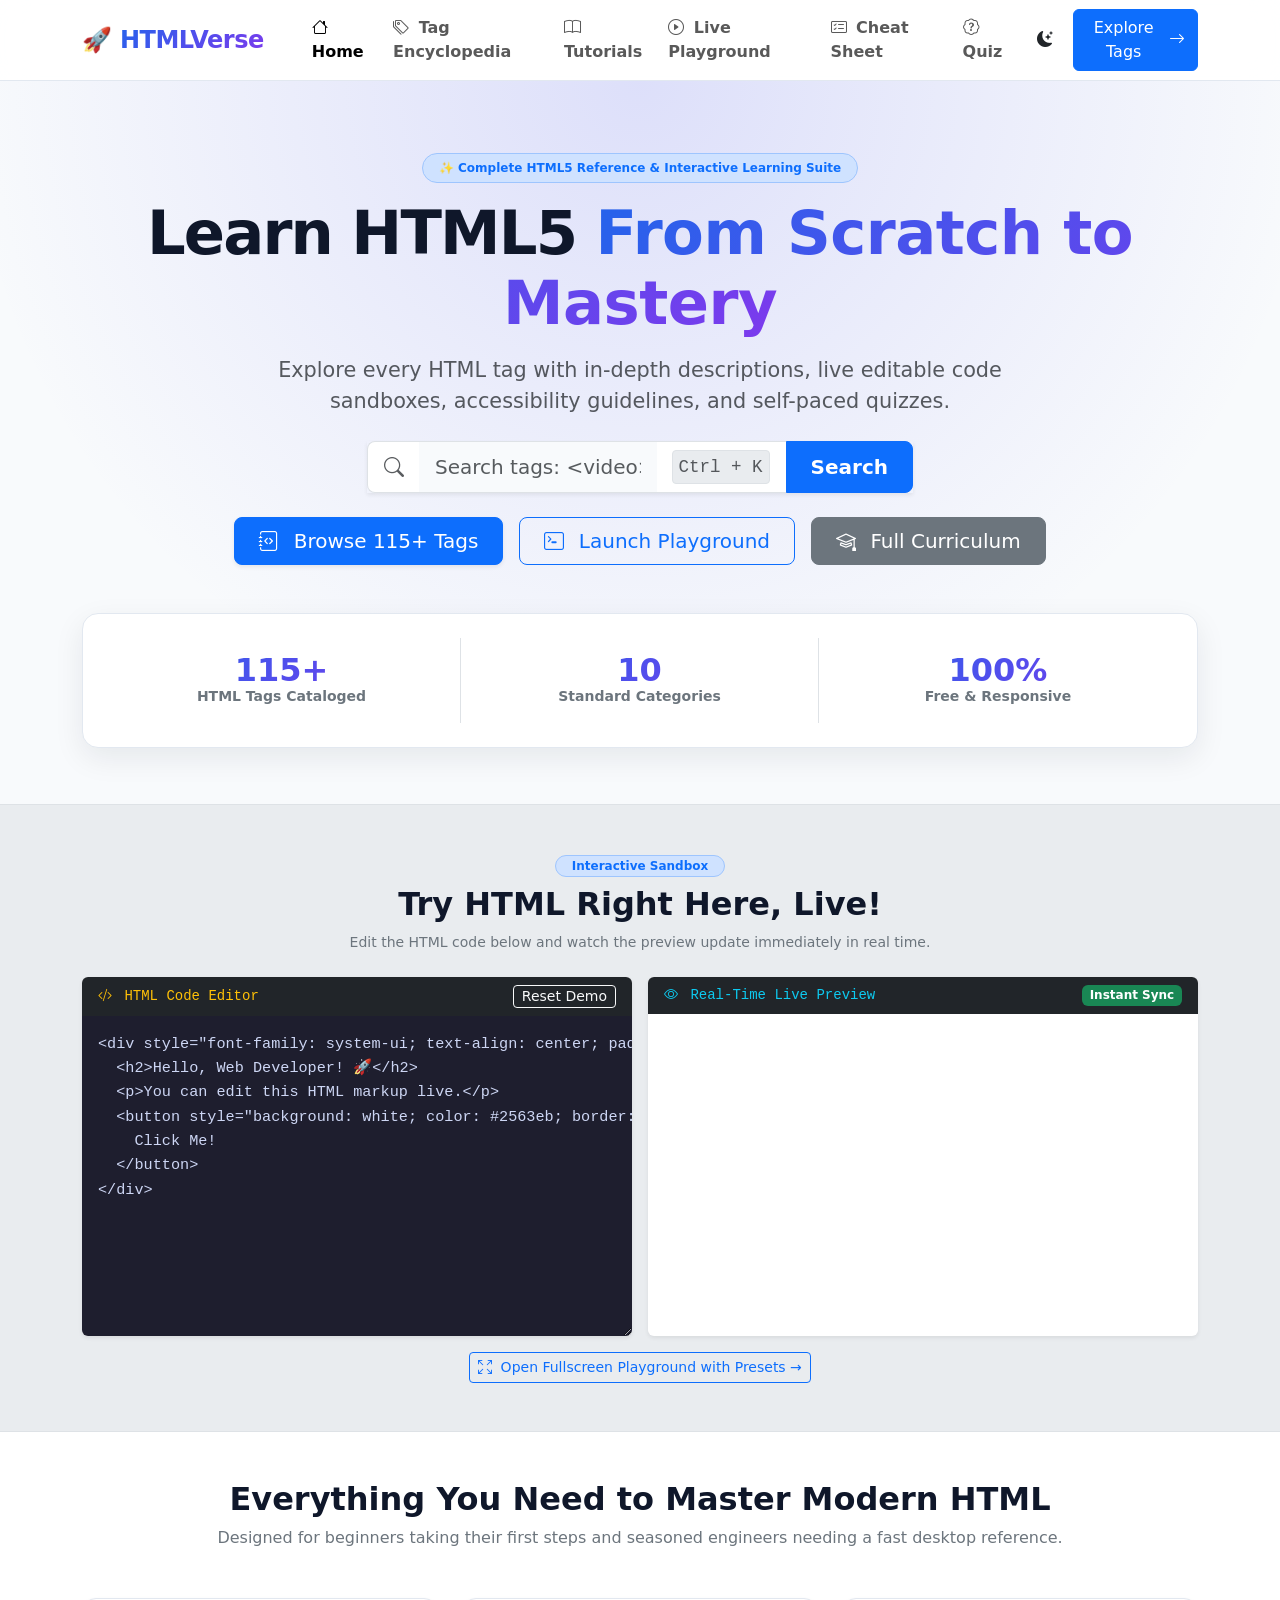
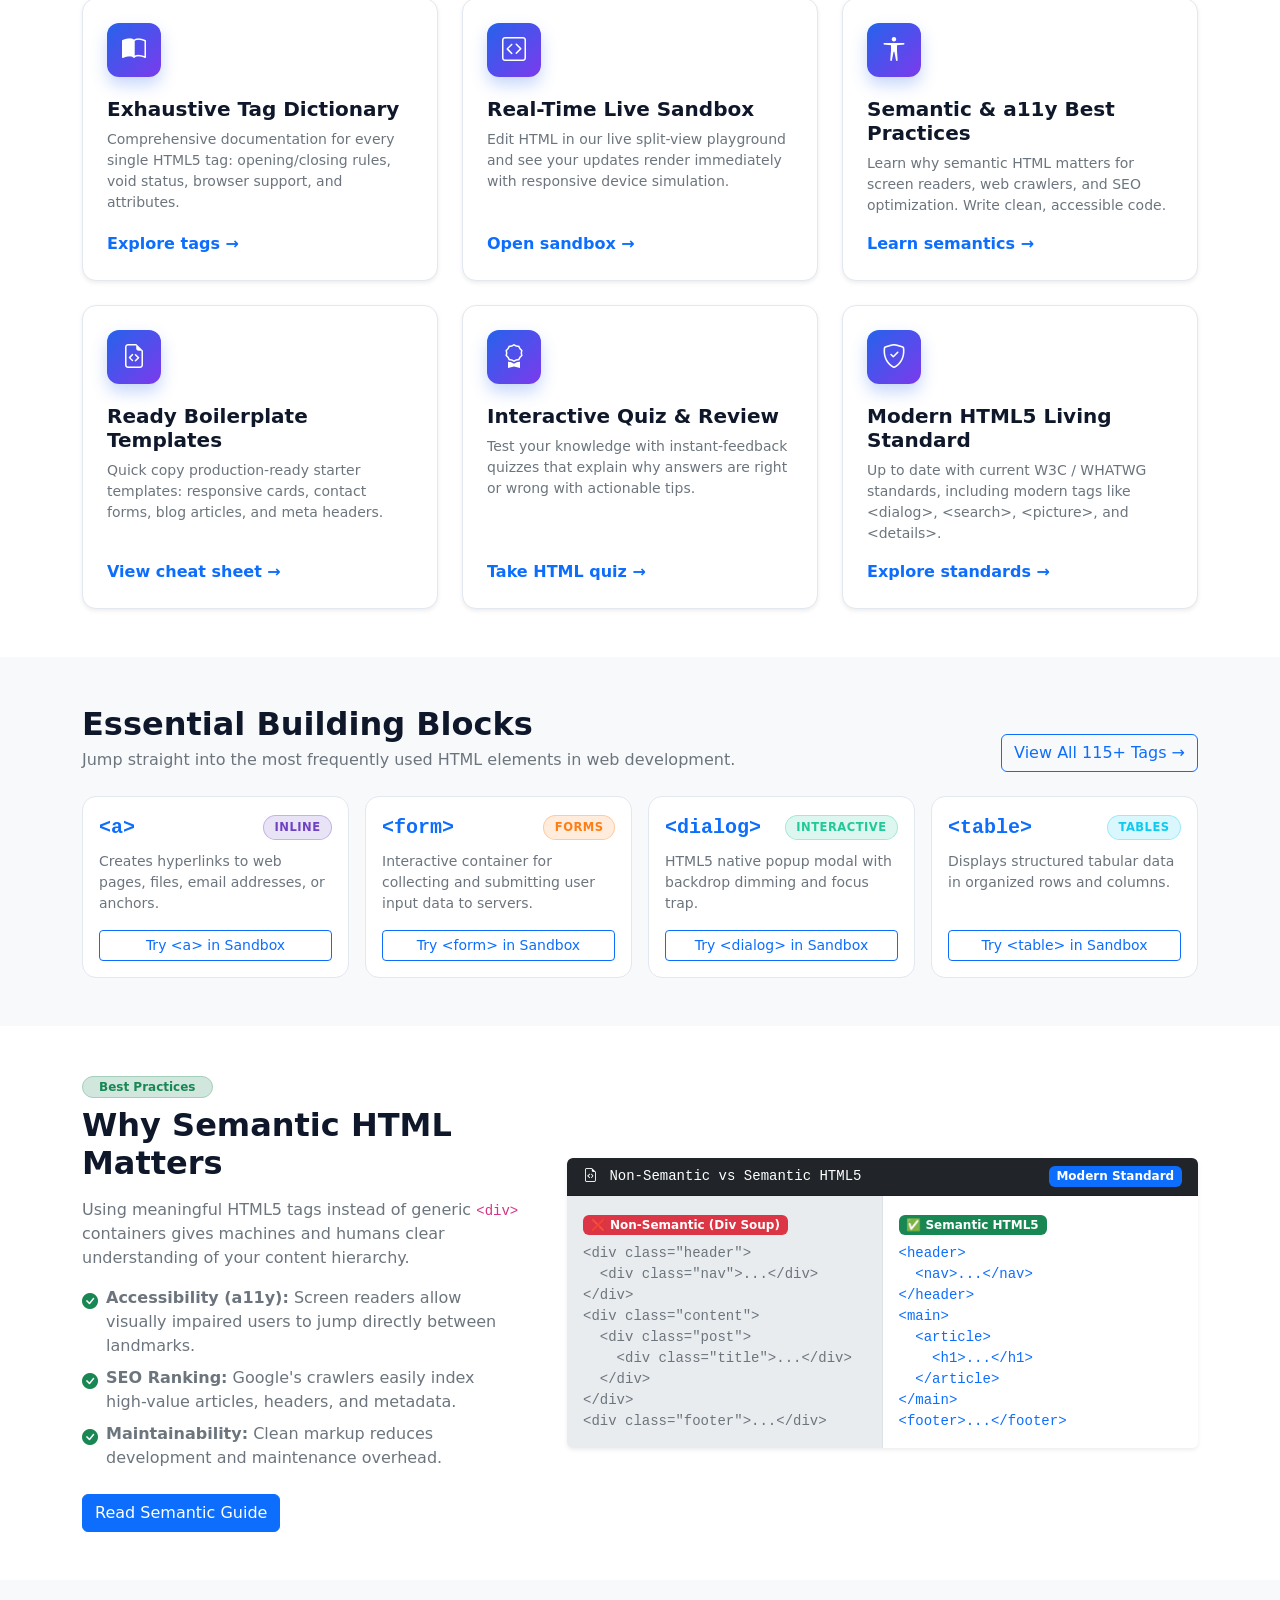
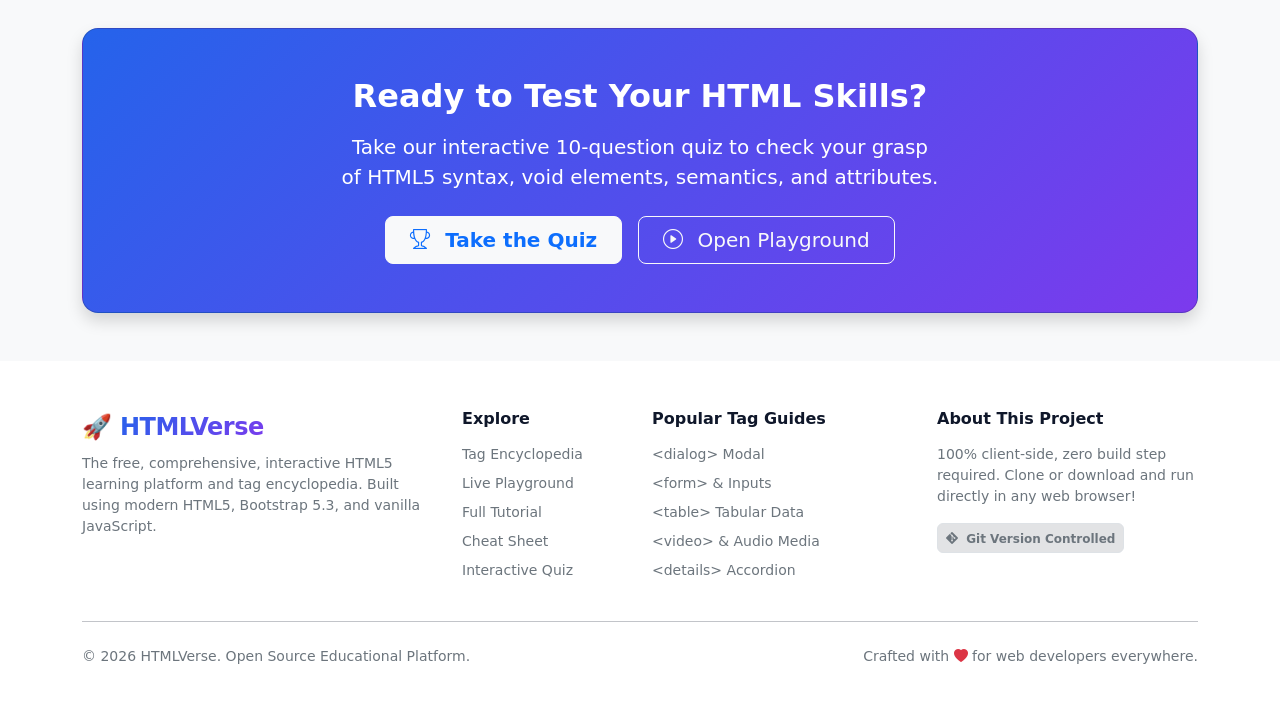
<file: index.html>
<!DOCTYPE html>
<html lang="en" data-bs-theme="light">
<head>
  <meta charset="UTF-8">
  <meta name="viewport" content="width=device-width, initial-scale=1.0">
  <title>HTMLVerse - Learn HTML5 from Scratch to Pro | Complete Tag Encyclopedia & Live Playground</title>
  <meta name="description" content="Master HTML5 with an exhaustive tag dictionary, interactive live sandbox, structured tutorials, accessibility guides, and quizzes. Built with HTML, Bootstrap 5.3 & JS.">
  
  <!-- Bootstrap 5.3 CSS -->
  <link href="https://cdn.jsdelivr.net/npm/bootstrap@5.3.3/dist/css/bootstrap.min.css" rel="stylesheet">
  <!-- Bootstrap Icons -->
  <link rel="stylesheet" href="https://cdn.jsdelivr.net/npm/bootstrap-icons@1.11.3/font/bootstrap-icons.min.css">
  <!-- Custom CSS -->
  <link rel="stylesheet" href="css/styles.css">
</head>
<body>

  <!-- Navigation Bar -->
  <nav class="navbar navbar-expand-lg navbar-custom sticky-top">
    <div class="container">
      <a class="navbar-brand d-flex align-items-center gap-2" href="index.html">
        <span class="fs-4">🚀</span>
        <span class="brand-gradient fs-4">HTMLVerse</span>
      </a>

      <button class="navbar-toggler border-0" type="button" data-bs-toggle="collapse" data-bs-target="#navbarContent" aria-controls="navbarContent" aria-expanded="false" aria-label="Toggle navigation">
        <span class="navbar-toggler-icon"></span>
      </button>

      <div class="collapse navbar-collapse" id="navbarContent">
        <ul class="navbar-nav me-auto mb-2 mb-lg-0 ms-lg-4">
          <li class="nav-item">
            <a class="nav-link active fw-semibold" href="index.html"><i class="bi bi-house me-1"></i> Home</a>
          </li>
          <li class="nav-item">
            <a class="nav-link fw-semibold" href="tags.html"><i class="bi bi-tags me-1"></i> Tag Encyclopedia</a>
          </li>
          <li class="nav-item">
            <a class="nav-link fw-semibold" href="tutorial.html"><i class="bi bi-book me-1"></i> Tutorials</a>
          </li>
          <li class="nav-item">
            <a class="nav-link fw-semibold" href="playground.html"><i class="bi bi-play-circle me-1"></i> Live Playground</a>
          </li>
          <li class="nav-item">
            <a class="nav-link fw-semibold" href="cheatsheet.html"><i class="bi bi-card-checklist me-1"></i> Cheat Sheet</a>
          </li>
          <li class="nav-item">
            <a class="nav-link fw-semibold" href="quiz.html"><i class="bi bi-patch-question me-1"></i> Quiz</a>
          </li>
        </ul>

        <div class="d-flex align-items-center gap-2">
          <!-- Theme Toggle -->
          <button class="btn btn-outline-secondary border-0" id="theme-toggle-btn" title="Toggle Light/Dark Theme" aria-label="Toggle theme">
            <i class="bi bi-moon-stars-fill" id="theme-icon"></i>
          </button>
          <a href="tags.html" class="btn btn-primary d-none d-sm-inline-flex align-items-center gap-2">
            <span>Explore Tags</span>
            <i class="bi bi-arrow-right"></i>
          </a>
        </div>
      </div>
    </div>
  </nav>

  <!-- Hero Section -->
  <header class="hero-section text-center">
    <div class="container">
      <div class="badge bg-primary-subtle text-primary border border-primary-subtle px-3 py-2 rounded-pill mb-3 fw-semibold">
        ✨ Complete HTML5 Reference & Interactive Learning Suite
      </div>
      <h1 class="hero-title mb-3">
        Learn HTML5 <br class="d-sm-none">
        <span class="brand-gradient">From Scratch to Mastery</span>
      </h1>
      <p class="hero-subtitle mb-4">
        Explore every HTML tag with in-depth descriptions, live editable code sandboxes, accessibility guidelines, and self-paced quizzes.
      </p>

      <!-- Search Input with Keyboard Shortcut Hint -->
      <div class="row justify-content-center mb-4">
        <div class="col-md-8 col-lg-6">
          <form action="tags.html" method="GET" class="input-group input-group-lg shadow-sm">
            <span class="input-group-text bg-body border-end-0">
              <i class="bi bi-search text-muted"></i>
            </span>
            <input type="text" name="search" class="form-control border-start-0 border-end-0" placeholder="Search tags: <video>, <dialog>, <form>..." aria-label="Search tags">
            <span class="input-group-text bg-body border-start-0 d-none d-sm-flex">
              <kbd class="small text-muted bg-body-secondary border">Ctrl + K</kbd>
            </span>
            <button class="btn btn-primary px-4 fw-semibold" type="submit">Search</button>
          </form>
        </div>
      </div>

      <!-- Quick Action Buttons -->
      <div class="d-flex flex-wrap justify-content-center gap-2 gap-sm-3 mb-5">
        <a href="tags.html" class="btn btn-primary btn-lg px-4 shadow-sm">
          <i class="bi bi-journal-code me-2"></i> Browse 115+ Tags
        </a>
        <a href="playground.html" class="btn btn-outline-primary btn-lg px-4">
          <i class="bi bi-terminal me-2"></i> Launch Playground
        </a>
        <a href="tutorial.html" class="btn btn-secondary btn-lg px-4">
          <i class="bi bi-mortarboard me-2"></i> Full Curriculum
        </a>
      </div>

      <!-- Stats Counter Banner -->
      <div class="stats-banner p-3 p-md-4 mt-2 max-w-900 mx-auto">
        <div class="row g-2 text-center">
          <div class="col-4 stat-item border-end">
            <div class="stat-number">115+</div>
            <div class="small text-secondary fw-semibold">HTML Tags Cataloged</div>
          </div>
          <div class="col-4 stat-item border-end">
            <div class="stat-number">10</div>
            <div class="small text-secondary fw-semibold">Standard Categories</div>
          </div>
          <div class="col-4 stat-item">
            <div class="stat-number">100%</div>
            <div class="small text-secondary fw-semibold">Free & Responsive</div>
          </div>
        </div>
      </div>

    </div>
  </header>

  <!-- Live Mini Playground on Homepage -->
  <section class="py-5 bg-body-secondary border-top border-bottom">
    <div class="container">
      <div class="text-center mb-4">
        <span class="badge bg-primary-subtle text-primary border border-primary-subtle px-3 py-1 rounded-pill mb-2 fw-semibold">Interactive Sandbox</span>
        <h2 class="fw-bold">Try HTML Right Here, Live!</h2>
        <p class="text-secondary small">Edit the HTML code below and watch the preview update immediately in real time.</p>
      </div>

      <div class="row g-3">
        <!-- Editor Left -->
        <div class="col-lg-6">
          <div class="card border-0 shadow-sm overflow-hidden h-100">
            <div class="bg-dark text-white px-3 py-2 d-flex justify-content-between align-items-center">
              <span class="small font-monospace text-warning"><i class="bi bi-code-slash me-1"></i> HTML Code Editor</span>
              <button class="btn btn-sm btn-outline-light py-0 px-2 small" onclick="resetHomeDemo()">Reset Demo</button>
            </div>
            <textarea id="home-demo-editor" class="code-textarea p-3" style="height: 320px;" spellcheck="false">&lt;div style="font-family: system-ui; text-align: center; padding: 2rem; background: linear-gradient(135deg, #2563eb, #7c3aed); color: white; border-radius: 12px;"&gt;
  &lt;h2&gt;Hello, Web Developer! 🚀&lt;/h2&gt;
  &lt;p&gt;You can edit this HTML markup live.&lt;/p&gt;
  &lt;button style="background: white; color: #2563eb; border: none; padding: 10px 20px; font-weight: bold; border-radius: 6px; cursor: pointer;" onclick="alert('HTML5 rocks!')"&gt;
    Click Me!
  &lt;/button&gt;
&lt;/div&gt;</textarea>
          </div>
        </div>

        <!-- Preview Right -->
        <div class="col-lg-6">
          <div class="card border-0 shadow-sm overflow-hidden h-100 bg-white">
            <div class="bg-dark text-white px-3 py-2 d-flex justify-content-between align-items-center">
              <span class="small font-monospace text-info"><i class="bi bi-eye me-1"></i> Real-Time Live Preview</span>
              <span class="badge bg-success small">Instant Sync</span>
            </div>
            <iframe id="home-demo-preview" class="w-100 border-0" style="height: 320px;" sandbox="allow-scripts allow-modals"></iframe>
          </div>
        </div>
      </div>

      <div class="text-center mt-3">
        <a href="playground.html" class="btn btn-outline-primary btn-sm">
          <i class="bi bi-arrows-fullscreen me-1"></i> Open Fullscreen Playground with Presets &rarr;
        </a>
      </div>
    </div>
  </section>

  <!-- Key Learning Features -->
  <section class="py-5 bg-body">
    <div class="container">
      <div class="text-center mb-5">
        <h2 class="fw-bold">Everything You Need to Master Modern HTML</h2>
        <p class="text-secondary">Designed for beginners taking their first steps and seasoned engineers needing a fast desktop reference.</p>
      </div>

      <div class="row g-4">
        <!-- Feature 1 -->
        <div class="col-md-6 col-lg-4">
          <div class="card h-100 custom-card p-4 shadow-sm">
            <div class="feature-icon-box">
              <i class="bi bi-book-half"></i>
            </div>
            <h5 class="fw-bold mb-2">Exhaustive Tag Dictionary</h5>
            <p class="text-secondary small">Comprehensive documentation for every single HTML5 tag: opening/closing rules, void status, browser support, and attributes.</p>
            <a href="tags.html" class="text-decoration-none fw-semibold mt-auto text-primary">Explore tags &rarr;</a>
          </div>
        </div>

        <!-- Feature 2 -->
        <div class="col-md-6 col-lg-4">
          <div class="card h-100 custom-card p-4 shadow-sm">
            <div class="feature-icon-box">
              <i class="bi bi-code-square"></i>
            </div>
            <h5 class="fw-bold mb-2">Real-Time Live Sandbox</h5>
            <p class="text-secondary small">Edit HTML in our live split-view playground and see your updates render immediately with responsive device simulation.</p>
            <a href="playground.html" class="text-decoration-none fw-semibold mt-auto text-primary">Open sandbox &rarr;</a>
          </div>
        </div>

        <!-- Feature 3 -->
        <div class="col-md-6 col-lg-4">
          <div class="card h-100 custom-card p-4 shadow-sm">
            <div class="feature-icon-box">
              <i class="bi bi-universal-access"></i>
            </div>
            <h5 class="fw-bold mb-2">Semantic & a11y Best Practices</h5>
            <p class="text-secondary small">Learn why semantic HTML matters for screen readers, web crawlers, and SEO optimization. Write clean, accessible code.</p>
            <a href="tutorial.html#mod7" class="text-decoration-none fw-semibold mt-auto text-primary">Learn semantics &rarr;</a>
          </div>
        </div>

        <!-- Feature 4 -->
        <div class="col-md-6 col-lg-4">
          <div class="card h-100 custom-card p-4 shadow-sm">
            <div class="feature-icon-box">
              <i class="bi bi-file-earmark-code"></i>
            </div>
            <h5 class="fw-bold mb-2">Ready Boilerplate Templates</h5>
            <p class="text-secondary small">Quick copy production-ready starter templates: responsive cards, contact forms, blog articles, and meta headers.</p>
            <a href="cheatsheet.html" class="text-decoration-none fw-semibold mt-auto text-primary">View cheat sheet &rarr;</a>
          </div>
        </div>

        <!-- Feature 5 -->
        <div class="col-md-6 col-lg-4">
          <div class="card h-100 custom-card p-4 shadow-sm">
            <div class="feature-icon-box">
              <i class="bi bi-award"></i>
            </div>
            <h5 class="fw-bold mb-2">Interactive Quiz & Review</h5>
            <p class="text-secondary small">Test your knowledge with instant-feedback quizzes that explain why answers are right or wrong with actionable tips.</p>
            <a href="quiz.html" class="text-decoration-none fw-semibold mt-auto text-primary">Take HTML quiz &rarr;</a>
          </div>
        </div>

        <!-- Feature 6 -->
        <div class="col-md-6 col-lg-4">
          <div class="card h-100 custom-card p-4 shadow-sm">
            <div class="feature-icon-box">
              <i class="bi bi-shield-check"></i>
            </div>
            <h5 class="fw-bold mb-2">Modern HTML5 Living Standard</h5>
            <p class="text-secondary small">Up to date with current W3C / WHATWG standards, including modern tags like &lt;dialog&gt;, &lt;search&gt;, &lt;picture&gt;, and &lt;details&gt;.</p>
            <a href="tags.html" class="text-decoration-none fw-semibold mt-auto text-primary">Explore standards &rarr;</a>
          </div>
        </div>
      </div>
    </div>
  </section>

  <!-- Popular Tags Showcase -->
  <section class="py-5 bg-body-tertiary">
    <div class="container">
      <div class="d-flex flex-wrap justify-content-between align-items-end mb-4">
        <div>
          <h2 class="fw-bold mb-1">Essential Building Blocks</h2>
          <p class="text-secondary mb-0">Jump straight into the most frequently used HTML elements in web development.</p>
        </div>
        <a href="tags.html" class="btn btn-outline-primary">View All 115+ Tags &rarr;</a>
      </div>

      <div class="row g-3">
        <!-- Tag 1 -->
        <div class="col-sm-6 col-lg-3">
          <div class="card custom-card p-3 h-100">
            <div class="d-flex justify-content-between align-items-center mb-2">
              <code class="fs-5 text-primary fw-bold">&lt;a&gt;</code>
              <span class="badge badge-category badge-inline">Inline</span>
            </div>
            <p class="small text-secondary mb-3">Creates hyperlinks to web pages, files, email addresses, or anchors.</p>
            <a href="playground.html?tag=a" class="btn btn-sm btn-outline-primary mt-auto">Try &lt;a&gt; in Sandbox</a>
          </div>
        </div>

        <!-- Tag 2 -->
        <div class="col-sm-6 col-lg-3">
          <div class="card custom-card p-3 h-100">
            <div class="d-flex justify-content-between align-items-center mb-2">
              <code class="fs-5 text-primary fw-bold">&lt;form&gt;</code>
              <span class="badge badge-category badge-forms">Forms</span>
            </div>
            <p class="small text-secondary mb-3">Interactive container for collecting and submitting user input data to servers.</p>
            <a href="playground.html?tag=form" class="btn btn-sm btn-outline-primary mt-auto">Try &lt;form&gt; in Sandbox</a>
          </div>
        </div>

        <!-- Tag 3 -->
        <div class="col-sm-6 col-lg-3">
          <div class="card custom-card p-3 h-100">
            <div class="d-flex justify-content-between align-items-center mb-2">
              <code class="fs-5 text-primary fw-bold">&lt;dialog&gt;</code>
              <span class="badge badge-category badge-interactive">Interactive</span>
            </div>
            <p class="small text-secondary mb-3">HTML5 native popup modal with backdrop dimming and focus trap.</p>
            <a href="playground.html?tag=dialog" class="btn btn-sm btn-outline-primary mt-auto">Try &lt;dialog&gt; in Sandbox</a>
          </div>
        </div>

        <!-- Tag 4 -->
        <div class="col-sm-6 col-lg-3">
          <div class="card custom-card p-3 h-100">
            <div class="d-flex justify-content-between align-items-center mb-2">
              <code class="fs-5 text-primary fw-bold">&lt;table&gt;</code>
              <span class="badge badge-category badge-tables">Tables</span>
            </div>
            <p class="small text-secondary mb-3">Displays structured tabular data in organized rows and columns.</p>
            <a href="playground.html?tag=table" class="btn btn-sm btn-outline-primary mt-auto">Try &lt;table&gt; in Sandbox</a>
          </div>
        </div>
      </div>
    </div>
  </section>

  <!-- Interactive Semantic HTML Comparison -->
  <section class="py-5 bg-body">
    <div class="container">
      <div class="row align-items-center g-5">
        <div class="col-lg-5">
          <span class="badge bg-success-subtle text-success border border-success-subtle px-3 py-1 rounded-pill mb-2 fw-semibold">Best Practices</span>
          <h2 class="fw-bold mb-3">Why Semantic HTML Matters</h2>
          <p class="text-secondary mb-3">
            Using meaningful HTML5 tags instead of generic <code>&lt;div&gt;</code> containers gives machines and humans clear understanding of your content hierarchy.
          </p>
          <ul class="list-unstyled d-flex flex-column gap-2 text-secondary">
            <li class="d-flex align-items-start gap-2">
              <i class="bi bi-check-circle-fill text-success mt-1"></i>
              <span><strong>Accessibility (a11y):</strong> Screen readers allow visually impaired users to jump directly between landmarks.</span>
            </li>
            <li class="d-flex align-items-start gap-2">
              <i class="bi bi-check-circle-fill text-success mt-1"></i>
              <span><strong>SEO Ranking:</strong> Google's crawlers easily index high-value articles, headers, and metadata.</span>
            </li>
            <li class="d-flex align-items-start gap-2">
              <i class="bi bi-check-circle-fill text-success mt-1"></i>
              <span><strong>Maintainability:</strong> Clean markup reduces development and maintenance overhead.</span>
            </li>
          </ul>
          <a href="tutorial.html#mod7" class="btn btn-primary mt-2">Read Semantic Guide</a>
        </div>

        <div class="col-lg-7">
          <div class="card shadow-sm border-0 overflow-hidden">
            <div class="card-header bg-dark text-white d-flex justify-content-between align-items-center py-2 px-3">
              <span class="font-monospace small"><i class="bi bi-file-earmark-code me-1"></i> Non-Semantic vs Semantic HTML5</span>
              <span class="badge bg-primary">Modern Standard</span>
            </div>
            <div class="card-body p-0">
              <div class="row g-0">
                <div class="col-md-6 border-end p-3 bg-body-secondary">
                  <span class="badge bg-danger mb-2">❌ Non-Semantic (Div Soup)</span>
                  <pre class="small font-monospace text-secondary mb-0"><code>&lt;div class="header"&gt;
  &lt;div class="nav"&gt;...&lt;/div&gt;
&lt;/div&gt;
&lt;div class="content"&gt;
  &lt;div class="post"&gt;
    &lt;div class="title"&gt;...&lt;/div&gt;
  &lt;/div&gt;
&lt;/div&gt;
&lt;div class="footer"&gt;...&lt;/div&gt;</code></pre>
                </div>
                <div class="col-md-6 p-3 bg-body">
                  <span class="badge bg-success mb-2">✅ Semantic HTML5</span>
                  <pre class="small font-monospace text-primary mb-0"><code>&lt;header&gt;
  &lt;nav&gt;...&lt;/nav&gt;
&lt;/header&gt;
&lt;main&gt;
  &lt;article&gt;
    &lt;h1&gt;...&lt;/h1&gt;
  &lt;/article&gt;
&lt;/main&gt;
&lt;footer&gt;...&lt;/footer&gt;</code></pre>
                </div>
              </div>
            </div>
          </div>
        </div>
      </div>
    </div>
  </section>

  <!-- CTA Banner -->
  <section class="py-5 text-center bg-body-tertiary">
    <div class="container">
      <div class="card bg-primary text-white p-5 rounded-4 shadow" style="background: var(--primary-gradient) !important;">
        <h2 class="fw-bold mb-3">Ready to Test Your HTML Skills?</h2>
        <p class="lead mb-4 mx-auto" style="max-width: 600px;">
          Take our interactive 10-question quiz to check your grasp of HTML5 syntax, void elements, semantics, and attributes.
        </p>
        <div class="d-flex justify-content-center gap-3">
          <a href="quiz.html" class="btn btn-light btn-lg px-4 fw-bold text-primary">
            <i class="bi bi-trophy me-2"></i> Take the Quiz
          </a>
          <a href="playground.html" class="btn btn-outline-light btn-lg px-4">
            <i class="bi bi-play-circle me-2"></i> Open Playground
          </a>
        </div>
      </div>
    </div>
  </section>

  <!-- Footer -->
  <footer class="py-5 bg-body">
    <div class="container">
      <div class="row g-4">
        <div class="col-lg-4">
          <div class="d-flex align-items-center gap-2 mb-2">
            <span class="fs-4">🚀</span>
            <span class="brand-gradient fs-4">HTMLVerse</span>
          </div>
          <p class="text-secondary small">
            The free, comprehensive, interactive HTML5 learning platform and tag encyclopedia. Built using modern HTML5, Bootstrap 5.3, and vanilla JavaScript.
          </p>
        </div>

        <div class="col-6 col-md-3 col-lg-2">
          <h6 class="fw-bold mb-3">Explore</h6>
          <ul class="list-unstyled small d-flex flex-column gap-2 text-secondary">
            <li><a href="tags.html" class="text-decoration-none text-secondary">Tag Encyclopedia</a></li>
            <li><a href="playground.html" class="text-decoration-none text-secondary">Live Playground</a></li>
            <li><a href="tutorial.html" class="text-decoration-none text-secondary">Full Tutorial</a></li>
            <li><a href="cheatsheet.html" class="text-decoration-none text-secondary">Cheat Sheet</a></li>
            <li><a href="quiz.html" class="text-decoration-none text-secondary">Interactive Quiz</a></li>
          </ul>
        </div>

        <div class="col-6 col-md-3 col-lg-3">
          <h6 class="fw-bold mb-3">Popular Tag Guides</h6>
          <ul class="list-unstyled small d-flex flex-column gap-2 text-secondary">
            <li><a href="playground.html?tag=dialog" class="text-decoration-none text-secondary">&lt;dialog&gt; Modal</a></li>
            <li><a href="playground.html?tag=form" class="text-decoration-none text-secondary">&lt;form&gt; & Inputs</a></li>
            <li><a href="playground.html?tag=table" class="text-decoration-none text-secondary">&lt;table&gt; Tabular Data</a></li>
            <li><a href="playground.html?tag=video" class="text-decoration-none text-secondary">&lt;video&gt; & Audio Media</a></li>
            <li><a href="playground.html?tag=details" class="text-decoration-none text-secondary">&lt;details&gt; Accordion</a></li>
          </ul>
        </div>

        <div class="col-md-6 col-lg-3">
          <h6 class="fw-bold mb-3">About This Project</h6>
          <p class="text-secondary small">
            100% client-side, zero build step required. Clone or download and run directly in any web browser!
          </p>
          <div class="badge bg-secondary-subtle text-secondary border p-2">
            <i class="bi bi-git me-1"></i> Git Version Controlled
          </div>
        </div>
      </div>

      <hr class="my-4">

      <div class="d-flex flex-wrap justify-content-between align-items-center small text-secondary">
        <p class="mb-0">&copy; 2026 HTMLVerse. Open Source Educational Platform.</p>
        <div>
          <span>Crafted with <i class="bi bi-heart-fill text-danger"></i> for web developers everywhere.</span>
        </div>
      </div>
    </div>
  </footer>

  <!-- Back to top button -->
  <button type="button" class="btn btn-primary" id="btn-back-to-top" title="Back to top">
    <i class="bi bi-arrow-up"></i>
  </button>

  <!-- Bootstrap 5.3 JS Bundle -->
  <script src="https://cdn.jsdelivr.net/npm/bootstrap@5.3.3/dist/js/bootstrap.bundle.min.js"></script>
  <!-- Global Scripts -->
  <script src="js/main.js"></script>

  <!-- Live Mini Demo Handler for Home -->
  <script>
    const homeEditor = document.getElementById('home-demo-editor');
    const homePreview = document.getElementById('home-demo-preview');
    const defaultHomeDemo = homeEditor ? homeEditor.value : '';

    function updateHomePreview() {
      if (!homeEditor || !homePreview) return;
      const doc = homePreview.contentDocument || homePreview.contentWindow.document;
      doc.open();
      doc.write(homeEditor.value);
      doc.close();
    }

    function resetHomeDemo() {
      if (homeEditor) {
        homeEditor.value = defaultHomeDemo;
        updateHomePreview();
      }
    }

    if (homeEditor) {
      homeEditor.addEventListener('input', updateHomePreview);
      updateHomePreview();
    }
  </script>
</body>
</html>
</file>
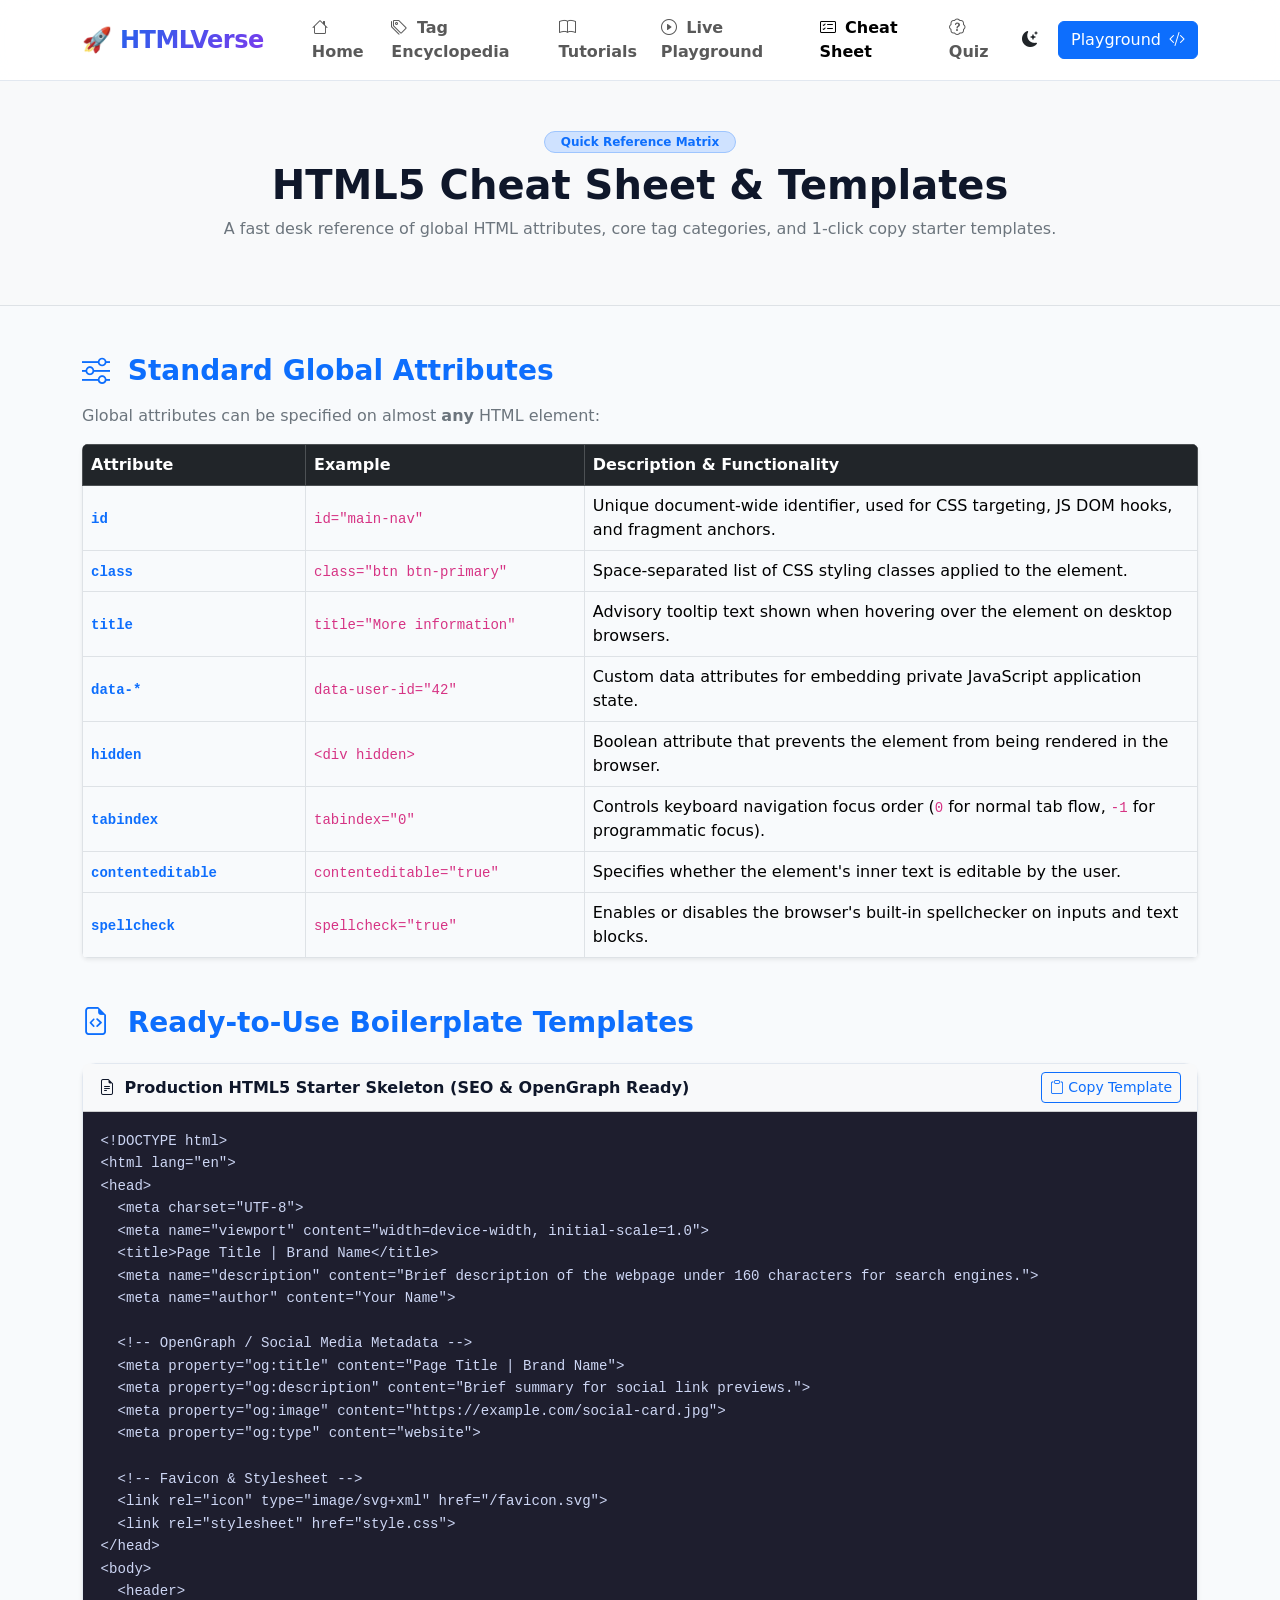
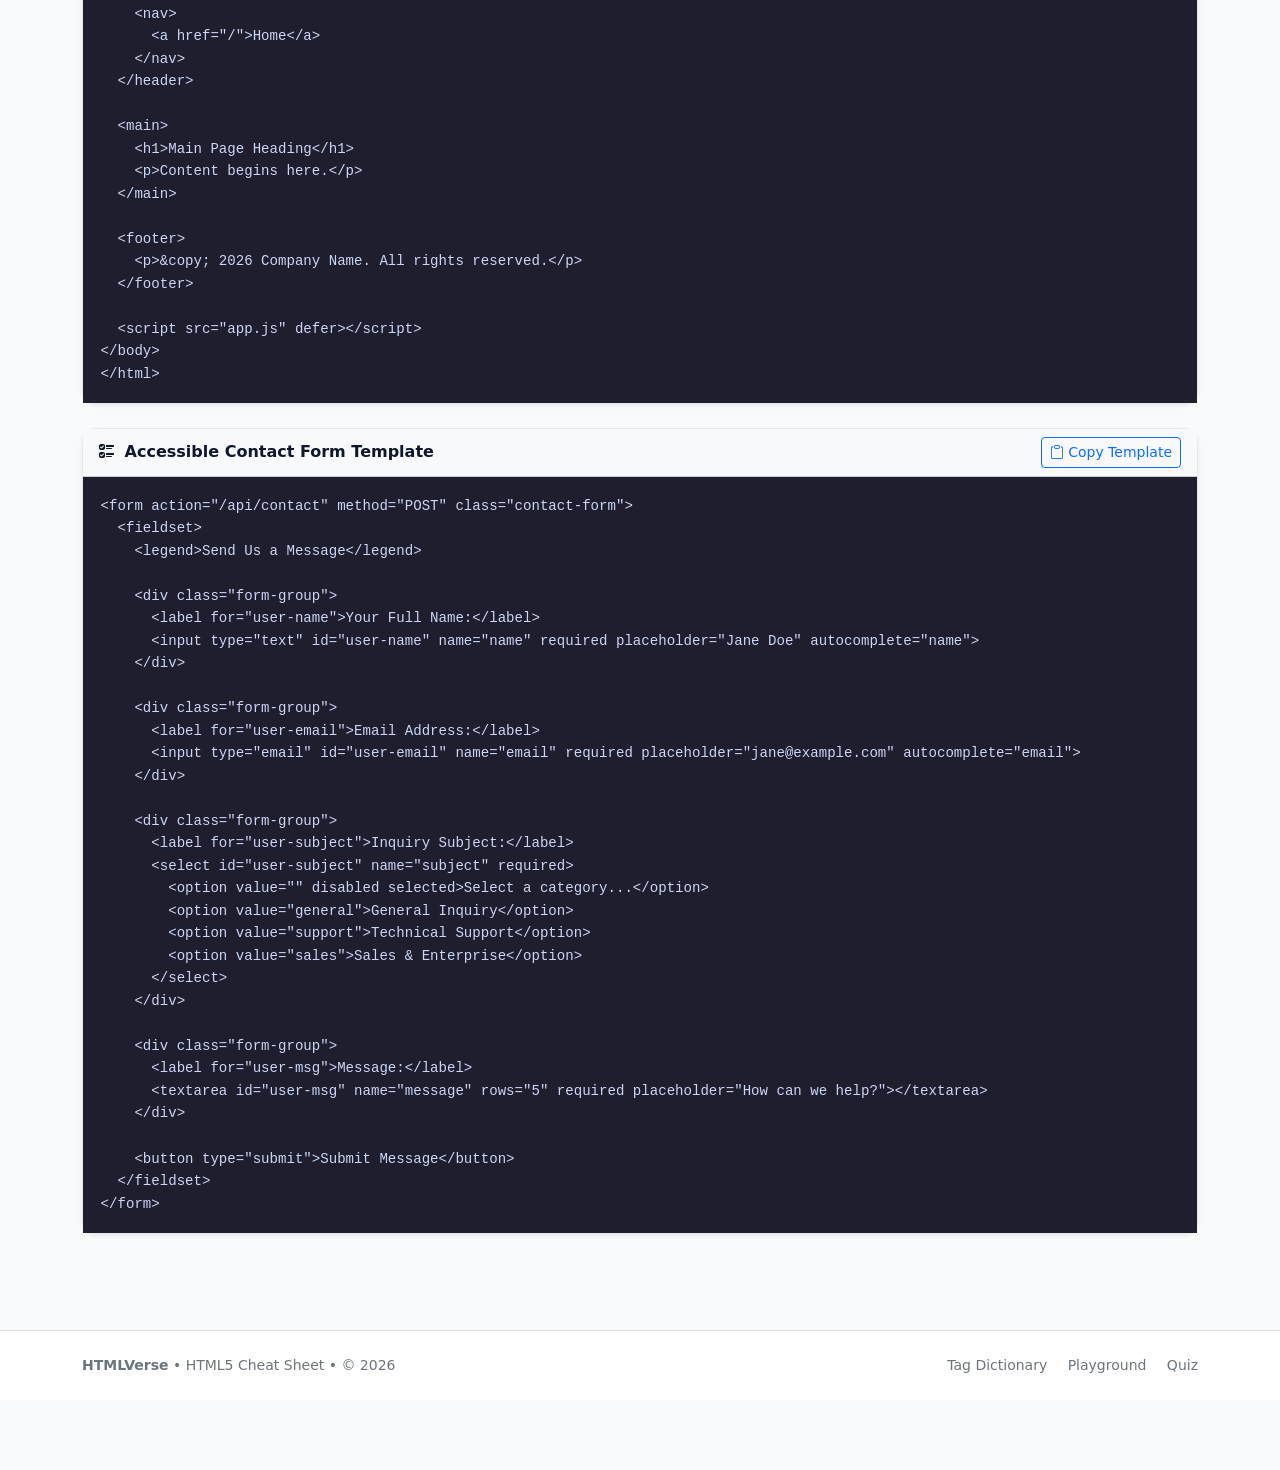
<file: cheatsheet.html>
<!DOCTYPE html>
<html lang="en" data-bs-theme="light">
<head>
  <meta charset="UTF-8">
  <meta name="viewport" content="width=device-width, initial-scale=1.0">
  <title>HTML5 Cheat Sheet & Starter Templates | HTMLVerse</title>
  <meta name="description" content="Quick reference guide for HTML tags, global attributes, and copy-paste production starter templates.">
  
  <!-- Bootstrap 5.3 CSS -->
  <link href="https://cdn.jsdelivr.net/npm/bootstrap@5.3.3/dist/css/bootstrap.min.css" rel="stylesheet">
  <!-- Bootstrap Icons -->
  <link rel="stylesheet" href="https://cdn.jsdelivr.net/npm/bootstrap-icons@1.11.3/font/bootstrap-icons.min.css">
  <!-- Custom CSS -->
  <link rel="stylesheet" href="css/styles.css">
</head>
<body>

  <!-- Navigation Bar -->
  <nav class="navbar navbar-expand-lg navbar-custom sticky-top">
    <div class="container">
      <a class="navbar-brand d-flex align-items-center gap-2" href="index.html">
        <span class="fs-4">🚀</span>
        <span class="brand-gradient fs-4">HTMLVerse</span>
      </a>

      <button class="navbar-toggler" type="button" data-bs-toggle="collapse" data-bs-target="#navbarContent" aria-controls="navbarContent" aria-expanded="false" aria-label="Toggle navigation">
        <span class="navbar-toggler-icon"></span>
      </button>

      <div class="collapse navbar-collapse" id="navbarContent">
        <ul class="navbar-nav me-auto mb-2 mb-lg-0 ms-lg-4">
          <li class="nav-item">
            <a class="nav-link fw-semibold" href="index.html"><i class="bi bi-house me-1"></i> Home</a>
          </li>
          <li class="nav-item">
            <a class="nav-link fw-semibold" href="tags.html"><i class="bi bi-tags me-1"></i> Tag Encyclopedia</a>
          </li>
          <li class="nav-item">
            <a class="nav-link fw-semibold" href="tutorial.html"><i class="bi bi-book me-1"></i> Tutorials</a>
          </li>
          <li class="nav-item">
            <a class="nav-link fw-semibold" href="playground.html"><i class="bi bi-play-circle me-1"></i> Live Playground</a>
          </li>
          <li class="nav-item">
            <a class="nav-link active fw-semibold" href="cheatsheet.html"><i class="bi bi-card-checklist me-1"></i> Cheat Sheet</a>
          </li>
          <li class="nav-item">
            <a class="nav-link fw-semibold" href="quiz.html"><i class="bi bi-patch-question me-1"></i> Quiz</a>
          </li>
        </ul>

        <div class="d-flex align-items-center gap-2">
          <button class="btn btn-outline-secondary border-0" id="theme-toggle-btn" title="Toggle Light/Dark Theme" aria-label="Toggle theme">
            <i class="bi bi-moon-stars-fill" id="theme-icon"></i>
          </button>
          <a href="playground.html" class="btn btn-primary d-none d-sm-inline-flex align-items-center gap-2">
            <span>Playground</span>
            <i class="bi bi-code-slash"></i>
          </a>
        </div>
      </div>
    </div>
  </nav>

  <!-- Page Header -->
  <header class="py-5 bg-body-tertiary border-bottom text-center">
    <div class="container">
      <span class="badge bg-primary-subtle text-primary border border-primary-subtle px-3 py-1 rounded-pill mb-2 fw-semibold">Quick Reference Matrix</span>
      <h1 class="fw-bold mb-2">HTML5 Cheat Sheet & Templates</h1>
      <p class="text-secondary max-w-700 mx-auto">
        A fast desk reference of global HTML attributes, core tag categories, and 1-click copy starter templates.
      </p>
    </div>
  </header>

  <div class="container py-5">
    
    <!-- Section 1: Global Attributes -->
    <section class="mb-5">
      <h3 class="fw-bold text-primary mb-3"><i class="bi bi-sliders me-2"></i> Standard Global Attributes</h3>
      <p class="text-secondary">Global attributes can be specified on almost <strong>any</strong> HTML element:</p>
      
      <div class="table-responsive shadow-sm rounded">
        <table class="table table-bordered table-hover align-middle mb-0">
          <thead class="table-dark">
            <tr>
              <th style="width: 20%;">Attribute</th>
              <th style="width: 25%;">Example</th>
              <th>Description & Functionality</th>
            </tr>
          </thead>
          <tbody>
            <tr>
              <td><code class="fw-bold text-primary">id</code></td>
              <td><code>id="main-nav"</code></td>
              <td>Unique document-wide identifier, used for CSS targeting, JS DOM hooks, and fragment anchors.</td>
            </tr>
            <tr>
              <td><code class="fw-bold text-primary">class</code></td>
              <td><code>class="btn btn-primary"</code></td>
              <td>Space-separated list of CSS styling classes applied to the element.</td>
            </tr>
            <tr>
              <td><code class="fw-bold text-primary">title</code></td>
              <td><code>title="More information"</code></td>
              <td>Advisory tooltip text shown when hovering over the element on desktop browsers.</td>
            </tr>
            <tr>
              <td><code class="fw-bold text-primary">data-*</code></td>
              <td><code>data-user-id="42"</code></td>
              <td>Custom data attributes for embedding private JavaScript application state.</td>
            </tr>
            <tr>
              <td><code class="fw-bold text-primary">hidden</code></td>
              <td><code>&lt;div hidden&gt;</code></td>
              <td>Boolean attribute that prevents the element from being rendered in the browser.</td>
            </tr>
            <tr>
              <td><code class="fw-bold text-primary">tabindex</code></td>
              <td><code>tabindex="0"</code></td>
              <td>Controls keyboard navigation focus order (<code>0</code> for normal tab flow, <code>-1</code> for programmatic focus).</td>
            </tr>
            <tr>
              <td><code class="fw-bold text-primary">contenteditable</code></td>
              <td><code>contenteditable="true"</code></td>
              <td>Specifies whether the element's inner text is editable by the user.</td>
            </tr>
            <tr>
              <td><code class="fw-bold text-primary">spellcheck</code></td>
              <td><code>spellcheck="true"</code></td>
              <td>Enables or disables the browser's built-in spellchecker on inputs and text blocks.</td>
            </tr>
          </tbody>
        </table>
      </div>
    </section>

    <!-- Section 2: Production Starter Templates -->
    <section class="mb-5">
      <h3 class="fw-bold text-primary mb-4"><i class="bi bi-file-earmark-code me-2"></i> Ready-to-Use Boilerplate Templates</h3>

      <!-- Template 1 -->
      <div class="card custom-card shadow-sm mb-4">
        <div class="card-header bg-body-tertiary d-flex justify-content-between align-items-center py-2 px-3">
          <span class="fw-bold"><i class="bi bi-file-earmark-text me-1"></i> Production HTML5 Starter Skeleton (SEO & OpenGraph Ready)</span>
          <button class="btn btn-sm btn-outline-primary copy-btn-custom" onclick="copyToClipboard(document.getElementById('template-seo').innerText, this)">
            <i class="bi bi-clipboard"></i> Copy Template
          </button>
        </div>
        <div class="card-body p-0">
          <div class="code-container m-0 border-0 rounded-0">
            <pre><code id="template-seo">&lt;!DOCTYPE html&gt;
&lt;html lang="en"&gt;
&lt;head&gt;
  &lt;meta charset="UTF-8"&gt;
  &lt;meta name="viewport" content="width=device-width, initial-scale=1.0"&gt;
  &lt;title&gt;Page Title | Brand Name&lt;/title&gt;
  &lt;meta name="description" content="Brief description of the webpage under 160 characters for search engines."&gt;
  &lt;meta name="author" content="Your Name"&gt;

  &lt;!-- OpenGraph / Social Media Metadata --&gt;
  &lt;meta property="og:title" content="Page Title | Brand Name"&gt;
  &lt;meta property="og:description" content="Brief summary for social link previews."&gt;
  &lt;meta property="og:image" content="https://example.com/social-card.jpg"&gt;
  &lt;meta property="og:type" content="website"&gt;

  &lt;!-- Favicon & Stylesheet --&gt;
  &lt;link rel="icon" type="image/svg+xml" href="/favicon.svg"&gt;
  &lt;link rel="stylesheet" href="style.css"&gt;
&lt;/head&gt;
&lt;body&gt;
  &lt;header&gt;
    &lt;nav&gt;
      &lt;a href="/"&gt;Home&lt;/a&gt;
    &lt;/nav&gt;
  &lt;/header&gt;

  &lt;main&gt;
    &lt;h1&gt;Main Page Heading&lt;/h1&gt;
    &lt;p&gt;Content begins here.&lt;/p&gt;
  &lt;/main&gt;

  &lt;footer&gt;
    &lt;p&gt;&amp;copy; 2026 Company Name. All rights reserved.&lt;/p&gt;
  &lt;/footer&gt;

  &lt;script src="app.js" defer&gt;&lt;/script&gt;
&lt;/body&gt;
&lt;/html&gt;</code></pre>
          </div>
        </div>
      </div>

      <!-- Template 2 -->
      <div class="card custom-card shadow-sm mb-4">
        <div class="card-header bg-body-tertiary d-flex justify-content-between align-items-center py-2 px-3">
          <span class="fw-bold"><i class="bi bi-ui-checks me-1"></i> Accessible Contact Form Template</span>
          <button class="btn btn-sm btn-outline-primary copy-btn-custom" onclick="copyToClipboard(document.getElementById('template-form').innerText, this)">
            <i class="bi bi-clipboard"></i> Copy Template
          </button>
        </div>
        <div class="card-body p-0">
          <div class="code-container m-0 border-0 rounded-0">
            <pre><code id="template-form">&lt;form action="/api/contact" method="POST" class="contact-form"&gt;
  &lt;fieldset&gt;
    &lt;legend&gt;Send Us a Message&lt;/legend&gt;

    &lt;div class="form-group"&gt;
      &lt;label for="user-name"&gt;Your Full Name:&lt;/label&gt;
      &lt;input type="text" id="user-name" name="name" required placeholder="Jane Doe" autocomplete="name"&gt;
    &lt;/div&gt;

    &lt;div class="form-group"&gt;
      &lt;label for="user-email"&gt;Email Address:&lt;/label&gt;
      &lt;input type="email" id="user-email" name="email" required placeholder="jane@example.com" autocomplete="email"&gt;
    &lt;/div&gt;

    &lt;div class="form-group"&gt;
      &lt;label for="user-subject"&gt;Inquiry Subject:&lt;/label&gt;
      &lt;select id="user-subject" name="subject" required&gt;
        &lt;option value="" disabled selected&gt;Select a category...&lt;/option&gt;
        &lt;option value="general"&gt;General Inquiry&lt;/option&gt;
        &lt;option value="support"&gt;Technical Support&lt;/option&gt;
        &lt;option value="sales"&gt;Sales &amp; Enterprise&lt;/option&gt;
      &lt;/select&gt;
    &lt;/div&gt;

    &lt;div class="form-group"&gt;
      &lt;label for="user-msg"&gt;Message:&lt;/label&gt;
      &lt;textarea id="user-msg" name="message" rows="5" required placeholder="How can we help?"&gt;&lt;/textarea&gt;
    &lt;/div&gt;

    &lt;button type="submit"&gt;Submit Message&lt;/button&gt;
  &lt;/fieldset&gt;
&lt;/form&gt;</code></pre>
          </div>
        </div>
      </div>

    </section>
  </div>

  <!-- Footer -->
  <footer class="py-4 bg-body border-top">
    <div class="container d-flex flex-wrap justify-content-between align-items-center small text-secondary">
      <div>
        <strong>HTMLVerse</strong> &bull; HTML5 Cheat Sheet &bull; &copy; 2026
      </div>
      <div>
        <a href="tags.html" class="text-decoration-none text-secondary me-3">Tag Dictionary</a>
        <a href="playground.html" class="text-decoration-none text-secondary me-3">Playground</a>
        <a href="quiz.html" class="text-decoration-none text-secondary">Quiz</a>
      </div>
    </div>
  </footer>

  <!-- Back to top button -->
  <button type="button" class="btn btn-primary" id="btn-back-to-top" title="Back to top">
    <i class="bi bi-arrow-up"></i>
  </button>

  <!-- Bootstrap 5.3 JS Bundle -->
  <script src="https://cdn.jsdelivr.net/npm/bootstrap@5.3.3/dist/js/bootstrap.bundle.min.js"></script>
  <!-- Global Scripts -->
  <script src="js/main.js"></script>
</body>
</html>
</file>
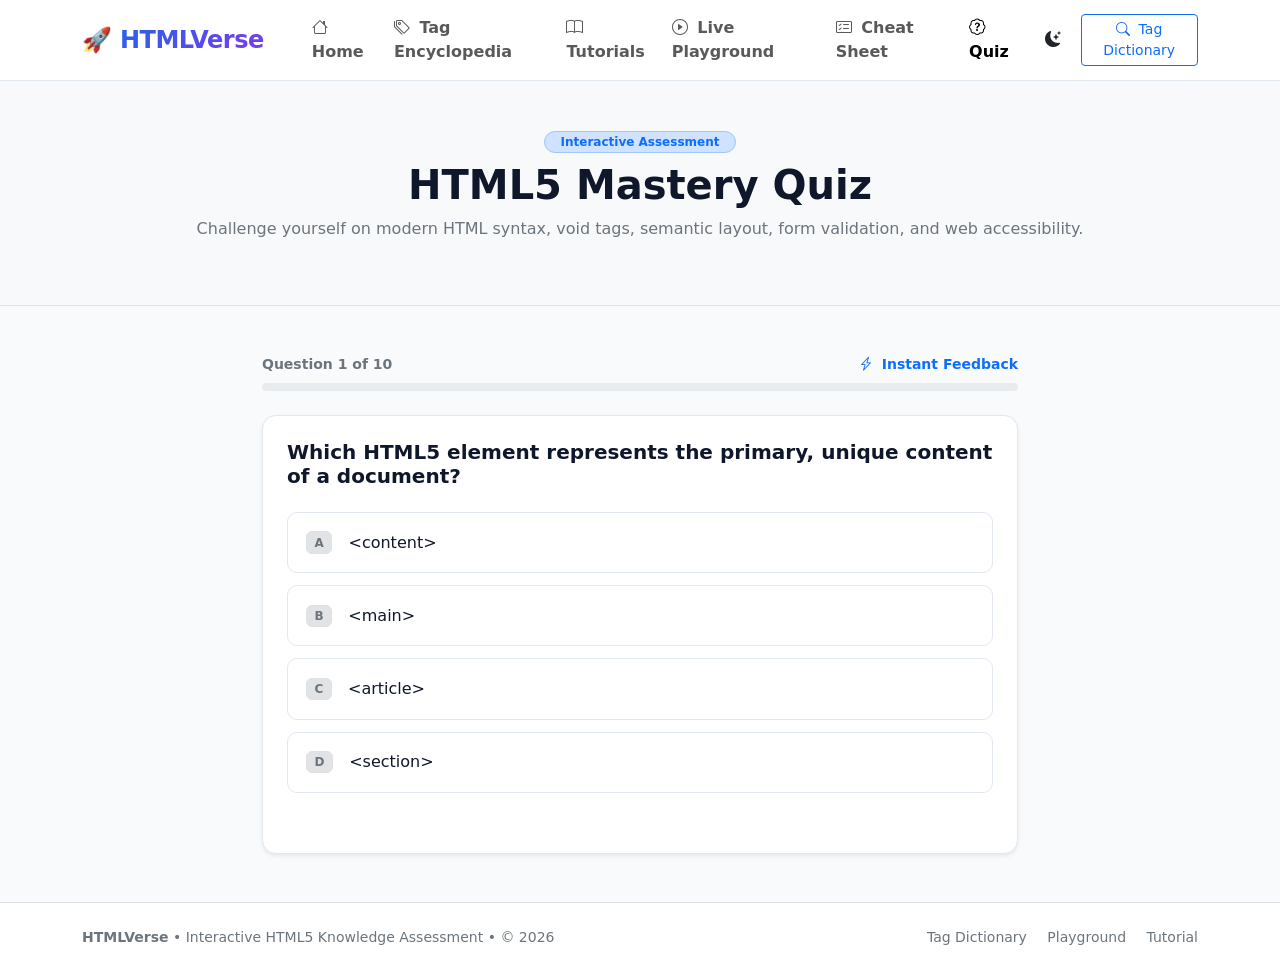
<file: quiz.html>
<!DOCTYPE html>
<html lang="en" data-bs-theme="light">
<head>
  <meta charset="UTF-8">
  <meta name="viewport" content="width=device-width, initial-scale=1.0">
  <title>Interactive HTML5 Knowledge Quiz - Test Your Skills | HTMLVerse</title>
  <meta name="description" content="Test your HTML knowledge with our interactive quiz. Covers semantic tags, forms, media, void elements, and web accessibility standards.">
  
  <!-- Bootstrap 5.3 CSS -->
  <link href="https://cdn.jsdelivr.net/npm/bootstrap@5.3.3/dist/css/bootstrap.min.css" rel="stylesheet">
  <!-- Bootstrap Icons -->
  <link rel="stylesheet" href="https://cdn.jsdelivr.net/npm/bootstrap-icons@1.11.3/font/bootstrap-icons.min.css">
  <!-- Custom CSS -->
  <link rel="stylesheet" href="css/styles.css">
</head>
<body class="d-flex flex-column min-vh-100">

  <!-- Navigation Bar -->
  <nav class="navbar navbar-expand-lg navbar-custom sticky-top">
    <div class="container">
      <a class="navbar-brand d-flex align-items-center gap-2" href="index.html">
        <span class="fs-4">🚀</span>
        <span class="brand-gradient fs-4">HTMLVerse</span>
      </a>

      <button class="navbar-toggler" type="button" data-bs-toggle="collapse" data-bs-target="#navbarContent" aria-controls="navbarContent" aria-expanded="false" aria-label="Toggle navigation">
        <span class="navbar-toggler-icon"></span>
      </button>

      <div class="collapse navbar-collapse" id="navbarContent">
        <ul class="navbar-nav me-auto mb-2 mb-lg-0 ms-lg-4">
          <li class="nav-item">
            <a class="nav-link fw-semibold" href="index.html"><i class="bi bi-house me-1"></i> Home</a>
          </li>
          <li class="nav-item">
            <a class="nav-link fw-semibold" href="tags.html"><i class="bi bi-tags me-1"></i> Tag Encyclopedia</a>
          </li>
          <li class="nav-item">
            <a class="nav-link fw-semibold" href="tutorial.html"><i class="bi bi-book me-1"></i> Tutorials</a>
          </li>
          <li class="nav-item">
            <a class="nav-link fw-semibold" href="playground.html"><i class="bi bi-play-circle me-1"></i> Live Playground</a>
          </li>
          <li class="nav-item">
            <a class="nav-link fw-semibold" href="cheatsheet.html"><i class="bi bi-card-checklist me-1"></i> Cheat Sheet</a>
          </li>
          <li class="nav-item">
            <a class="nav-link active fw-semibold" href="quiz.html"><i class="bi bi-patch-question me-1"></i> Quiz</a>
          </li>
        </ul>

        <div class="d-flex align-items-center gap-2">
          <button class="btn btn-outline-secondary border-0" id="theme-toggle-btn" title="Toggle Light/Dark Theme" aria-label="Toggle theme">
            <i class="bi bi-moon-stars-fill" id="theme-icon"></i>
          </button>
          <a href="tags.html" class="btn btn-outline-primary btn-sm">
            <i class="bi bi-search me-1"></i> Tag Dictionary
          </a>
        </div>
      </div>
    </div>
  </nav>

  <!-- Page Header -->
  <header class="py-5 bg-body-tertiary border-bottom text-center">
    <div class="container">
      <span class="badge bg-primary-subtle text-primary border border-primary-subtle px-3 py-1 rounded-pill mb-2 fw-semibold">Interactive Assessment</span>
      <h1 class="fw-bold mb-2">HTML5 Mastery Quiz</h1>
      <p class="text-secondary max-w-700 mx-auto">
        Challenge yourself on modern HTML syntax, void tags, semantic layout, form validation, and web accessibility.
      </p>
    </div>
  </header>

  <!-- Quiz Container -->
  <main class="flex-grow-1 py-5">
    <div class="container" style="max-width: 780px;">
      
      <!-- Progress Bar & Question Counter -->
      <div class="d-flex justify-content-between align-items-center mb-2">
        <span class="small fw-semibold text-secondary" id="current-question-num">Question 1 of 10</span>
        <span class="small fw-semibold text-primary"><i class="bi bi-lightning-charge me-1"></i> Instant Feedback</span>
      </div>
      <div class="progress mb-4" style="height: 8px;">
        <div class="progress-bar progress-bar-striped progress-bar-animated bg-primary" id="quiz-progress-bar" role="progressbar" style="width: 10%;" aria-valuenow="10" aria-valuemin="0" aria-valuemax="100"></div>
      </div>

      <!-- Dynamic Question Card -->
      <div id="quiz-box">
        <!-- Rendered by quiz.js -->
      </div>

    </div>
  </main>

  <!-- Footer -->
  <footer class="py-4 bg-body border-top mt-auto">
    <div class="container d-flex flex-wrap justify-content-between align-items-center small text-secondary">
      <div>
        <strong>HTMLVerse</strong> &bull; Interactive HTML5 Knowledge Assessment &bull; &copy; 2026
      </div>
      <div>
        <a href="tags.html" class="text-decoration-none text-secondary me-3">Tag Dictionary</a>
        <a href="playground.html" class="text-decoration-none text-secondary me-3">Playground</a>
        <a href="tutorial.html" class="text-decoration-none text-secondary">Tutorial</a>
      </div>
    </div>
  </footer>

  <!-- Bootstrap 5.3 JS Bundle -->
  <script src="https://cdn.jsdelivr.net/npm/bootstrap@5.3.3/dist/js/bootstrap.bundle.min.js"></script>
  <!-- Global & Quiz Scripts -->
  <script src="js/main.js"></script>
  <script src="js/quiz.js"></script>
</body>
</html>
</file>
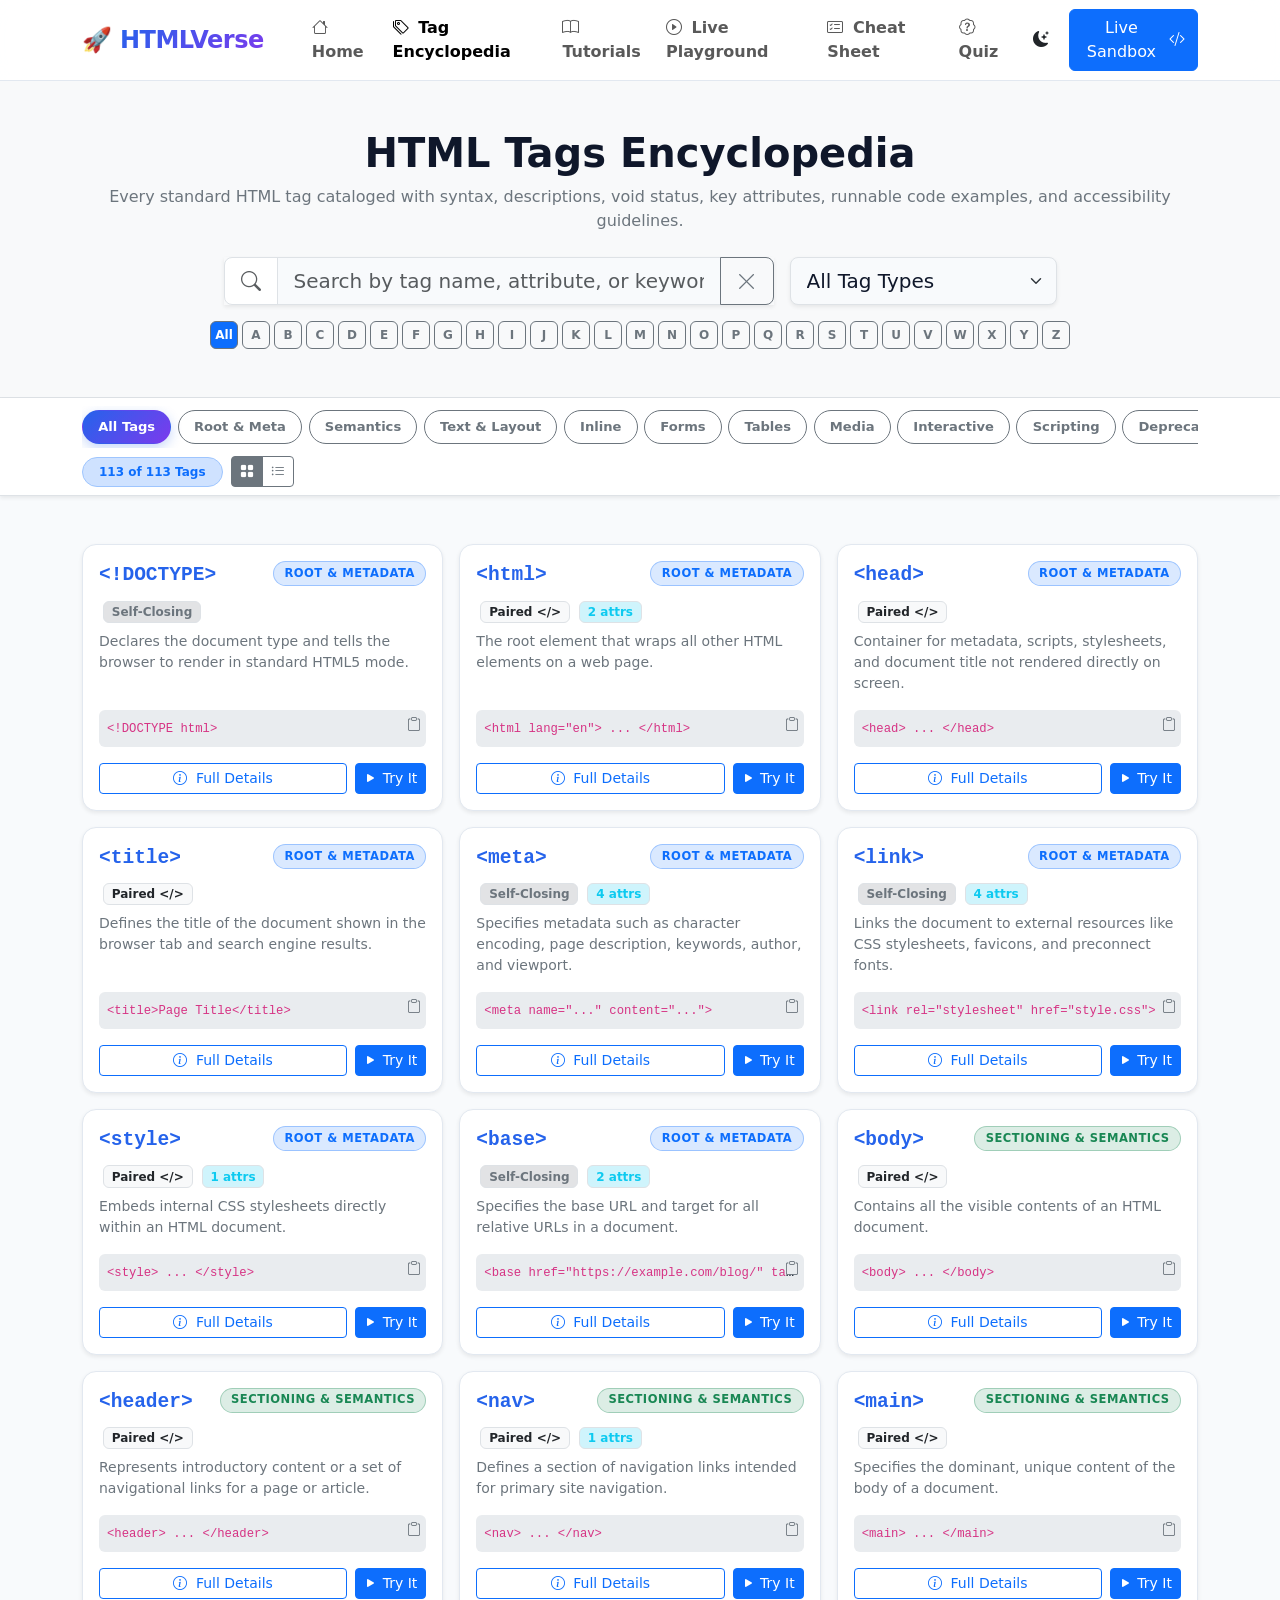
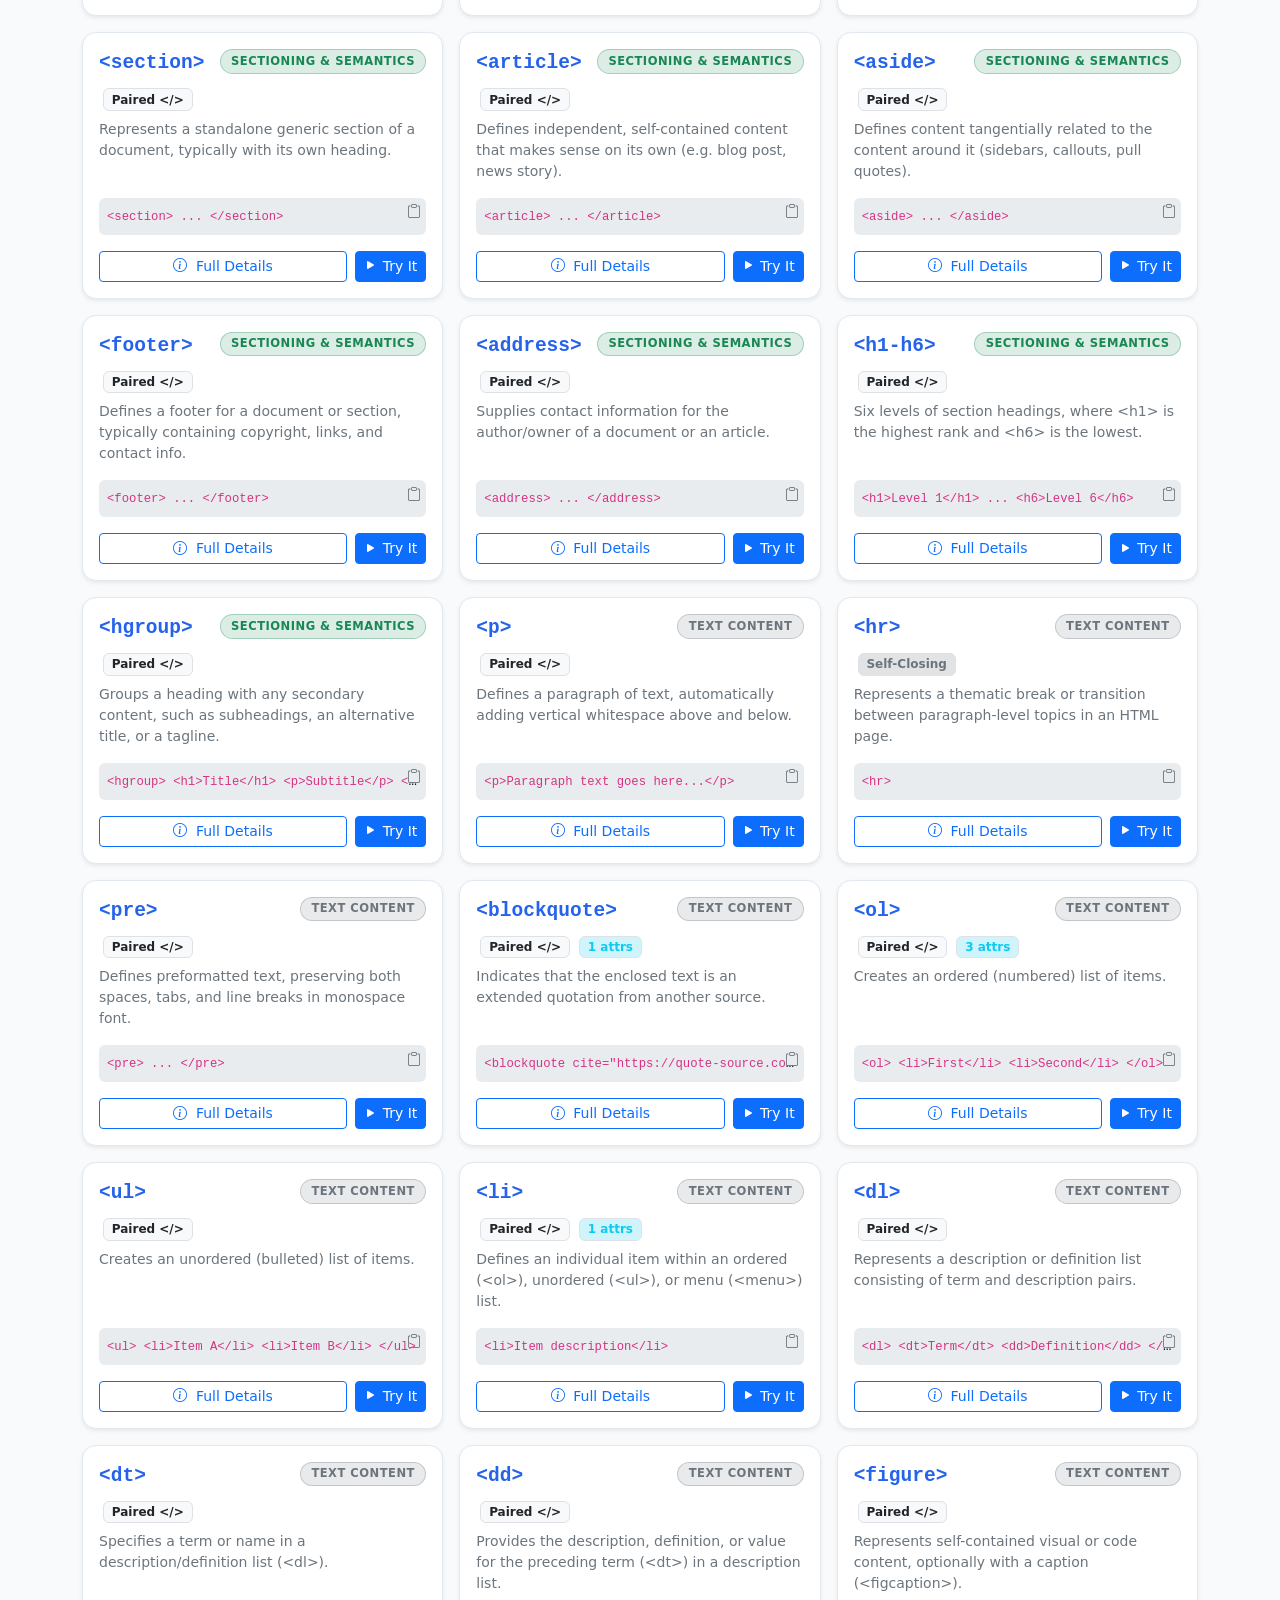
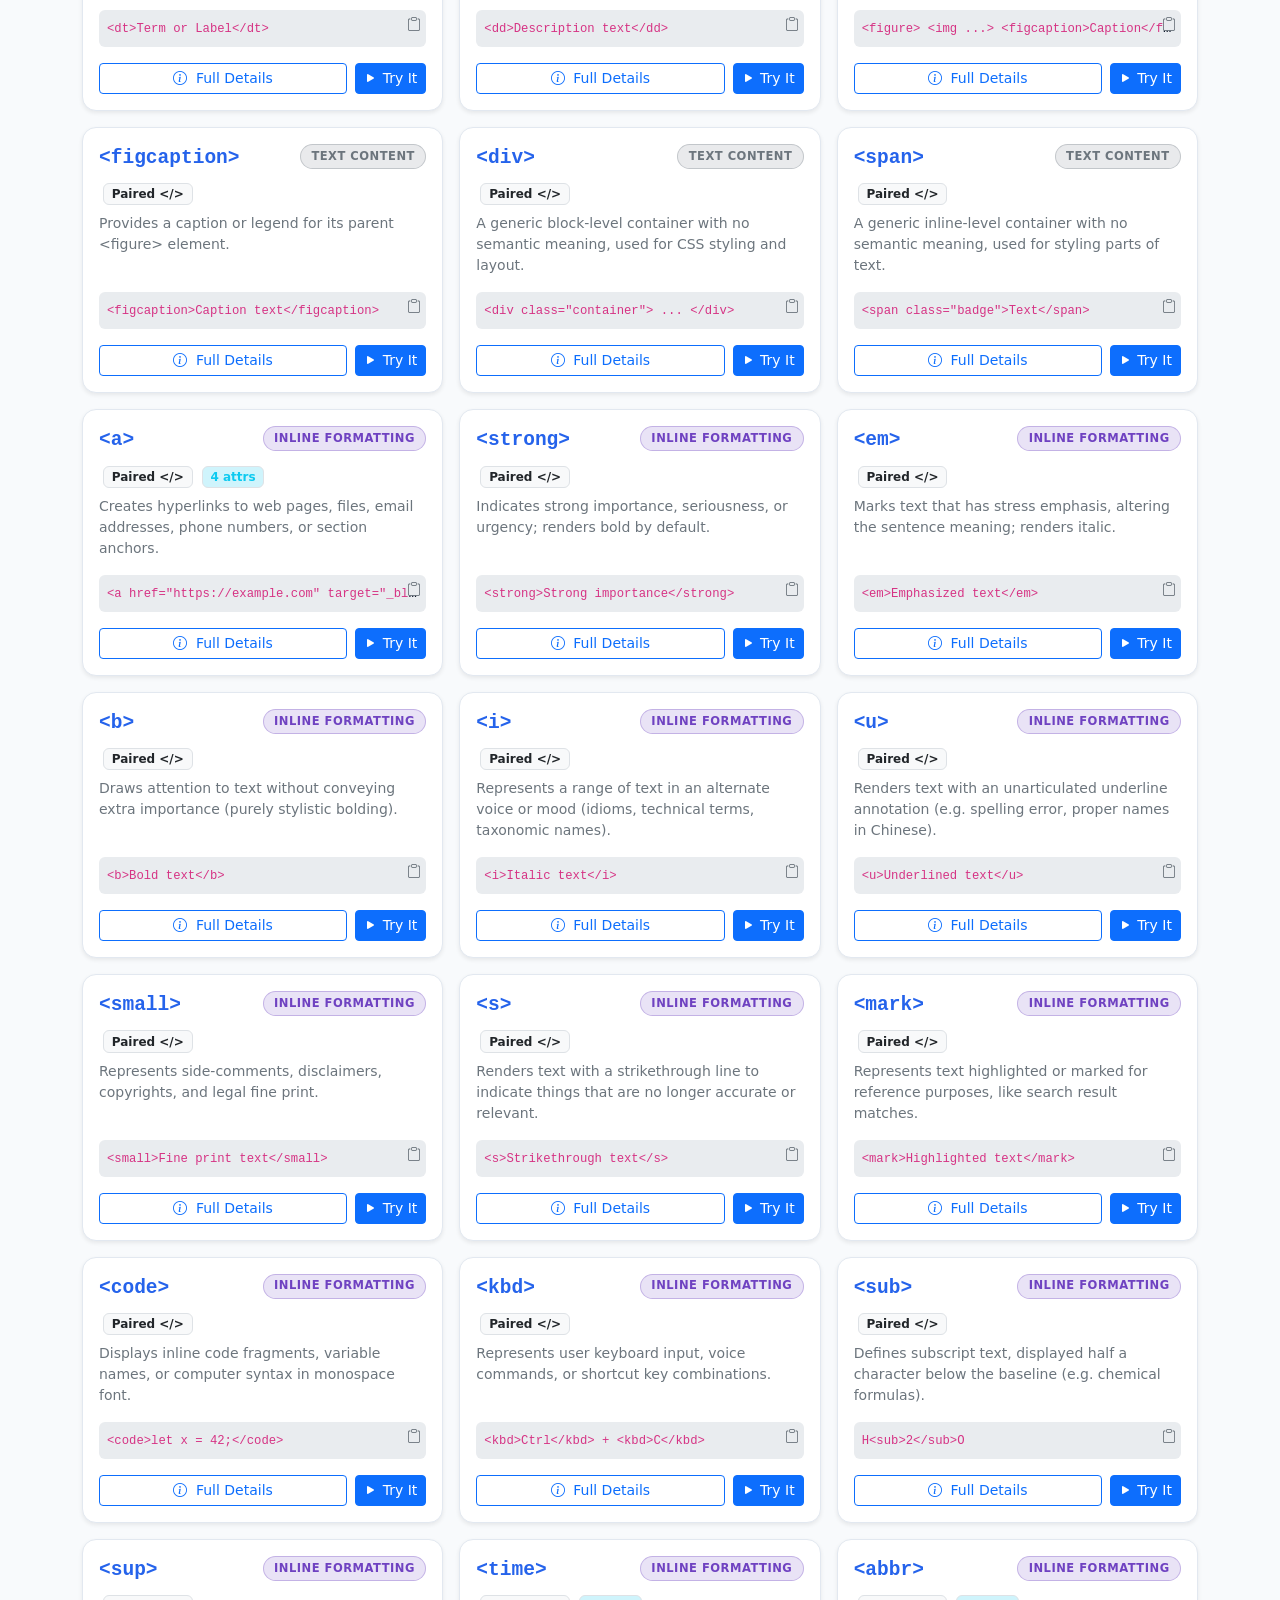
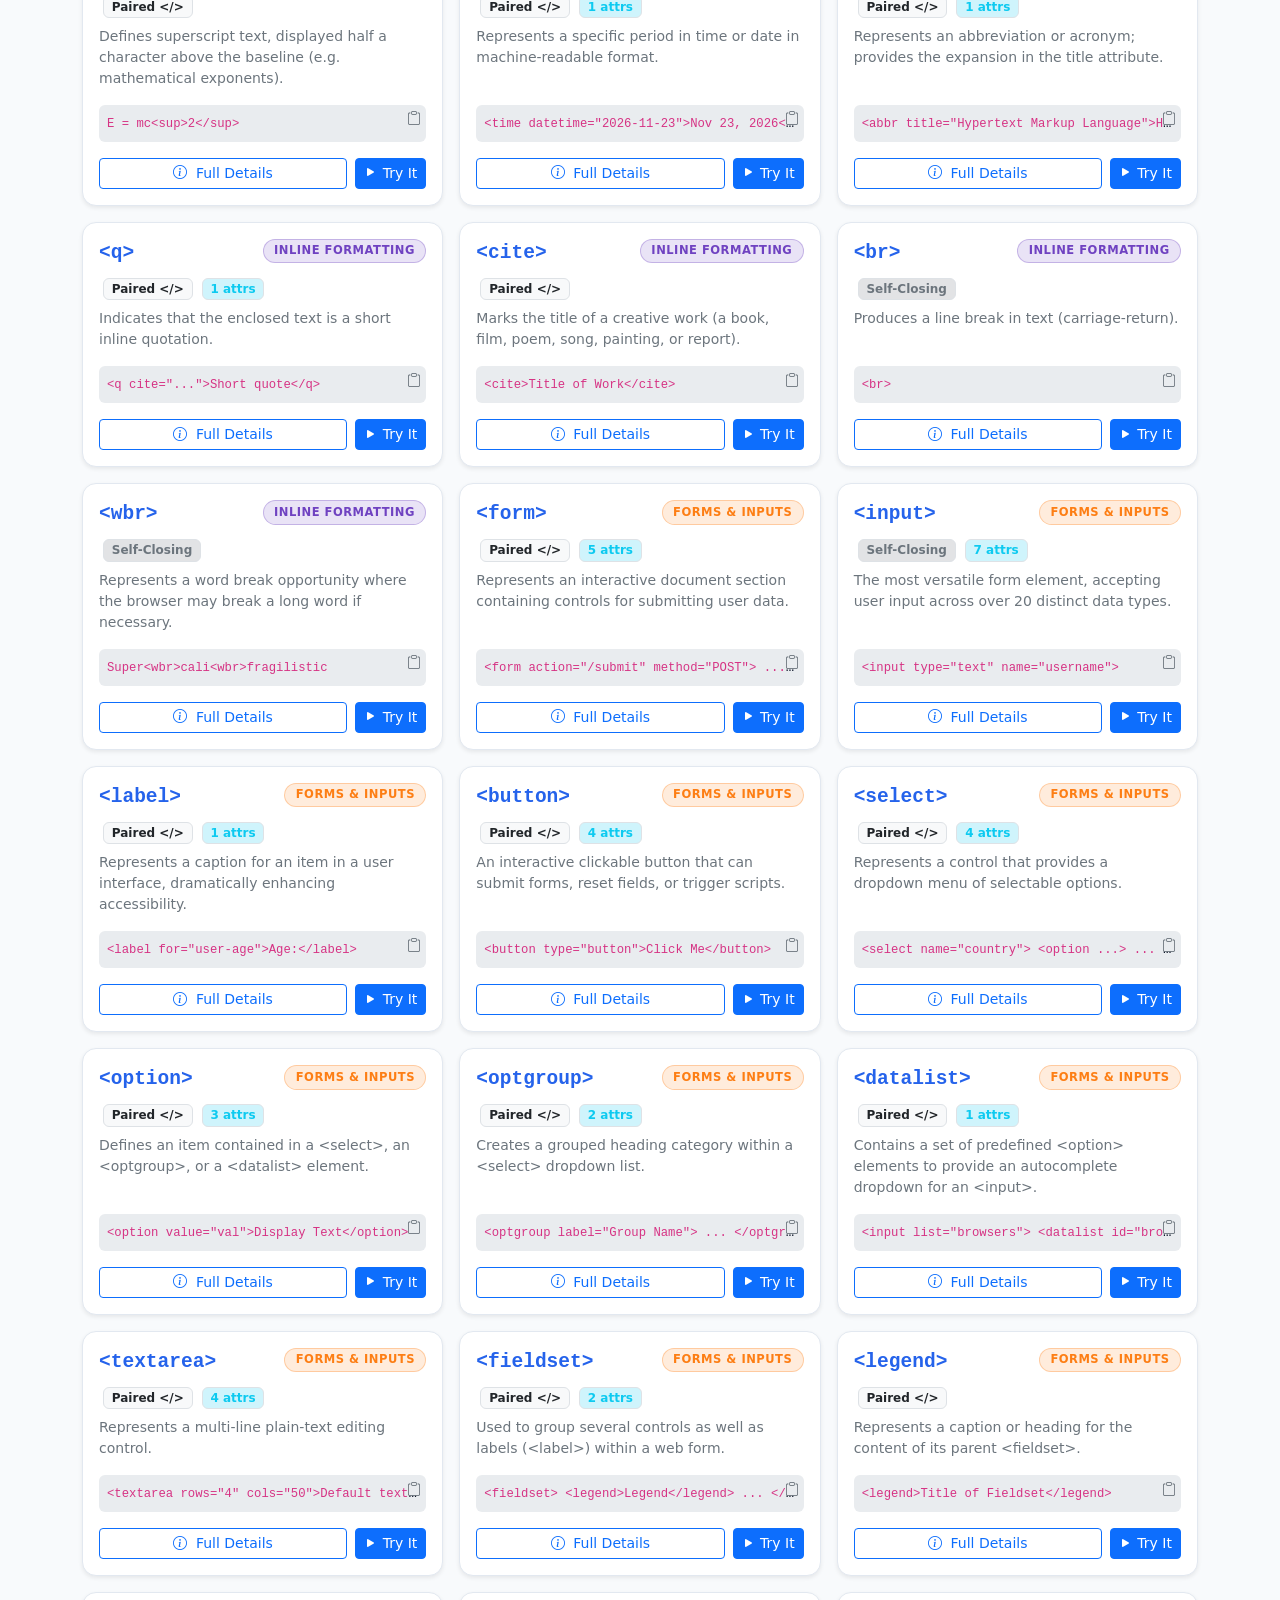
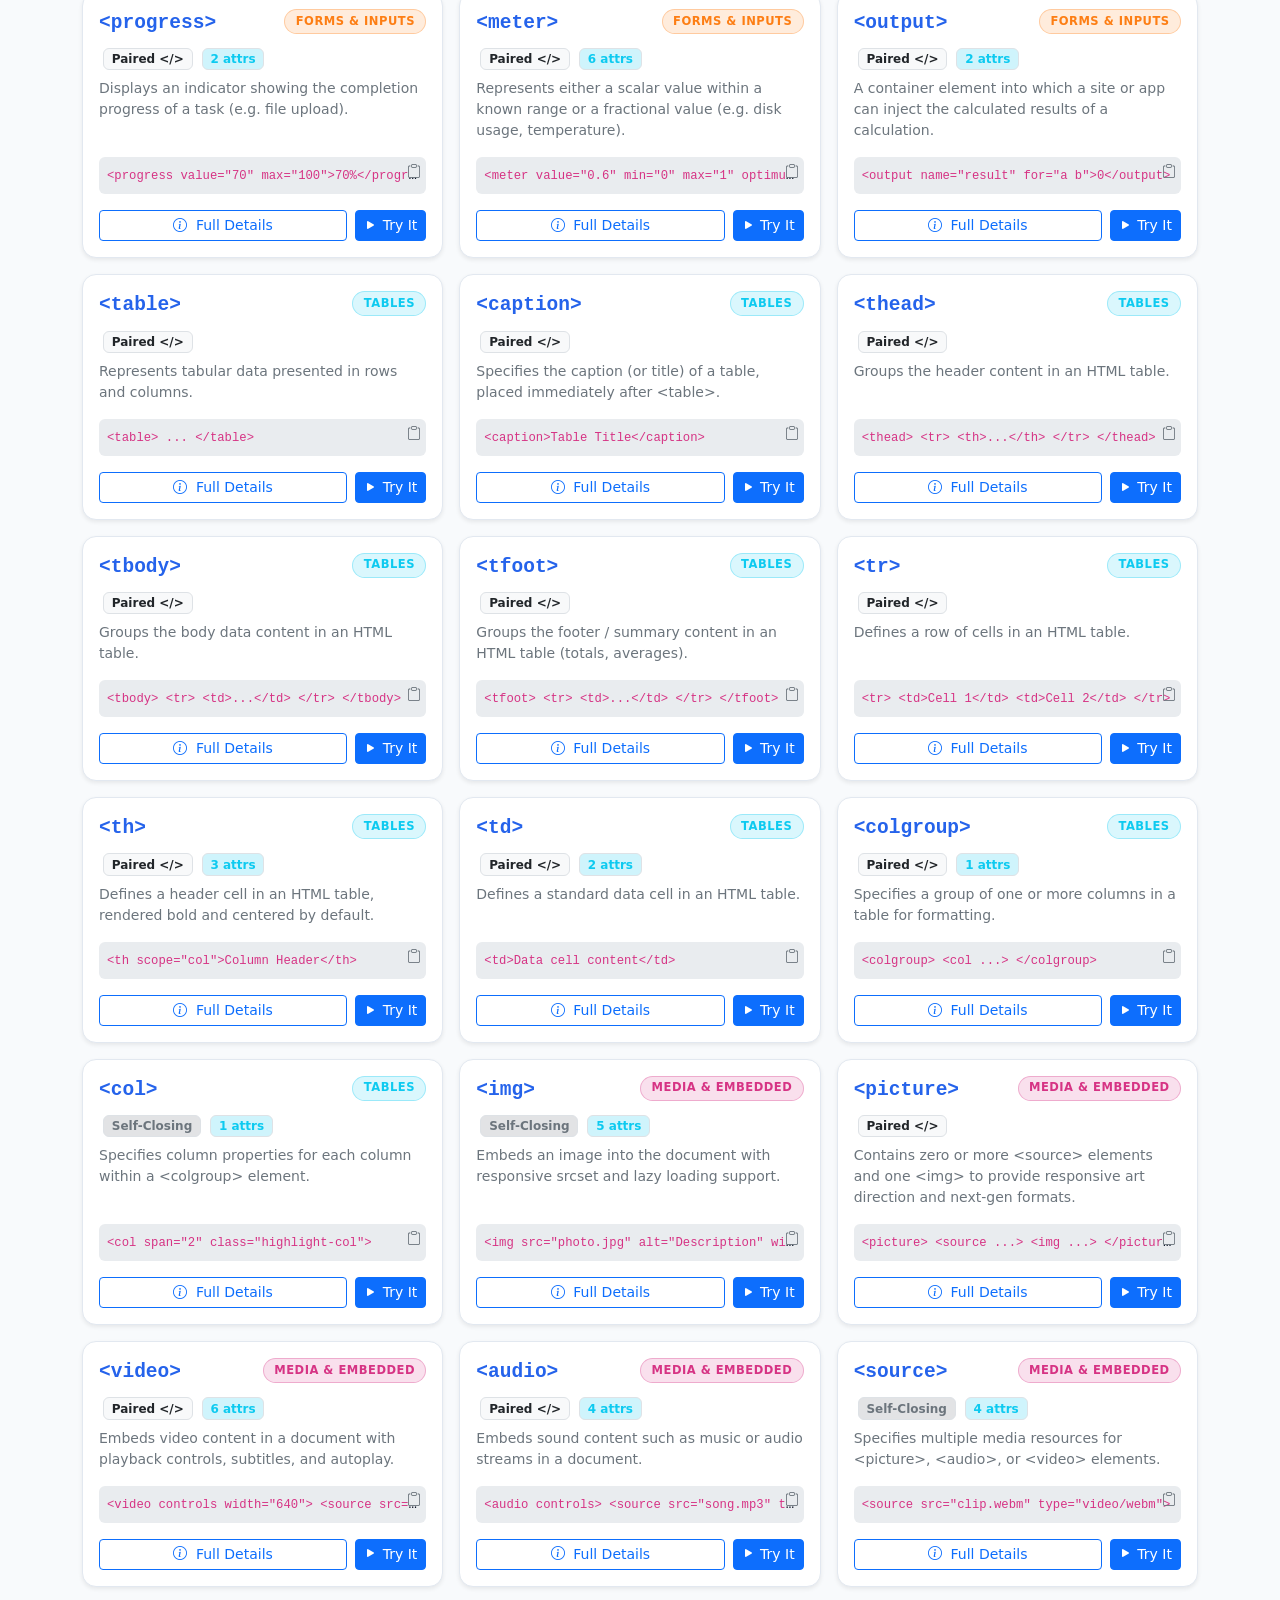
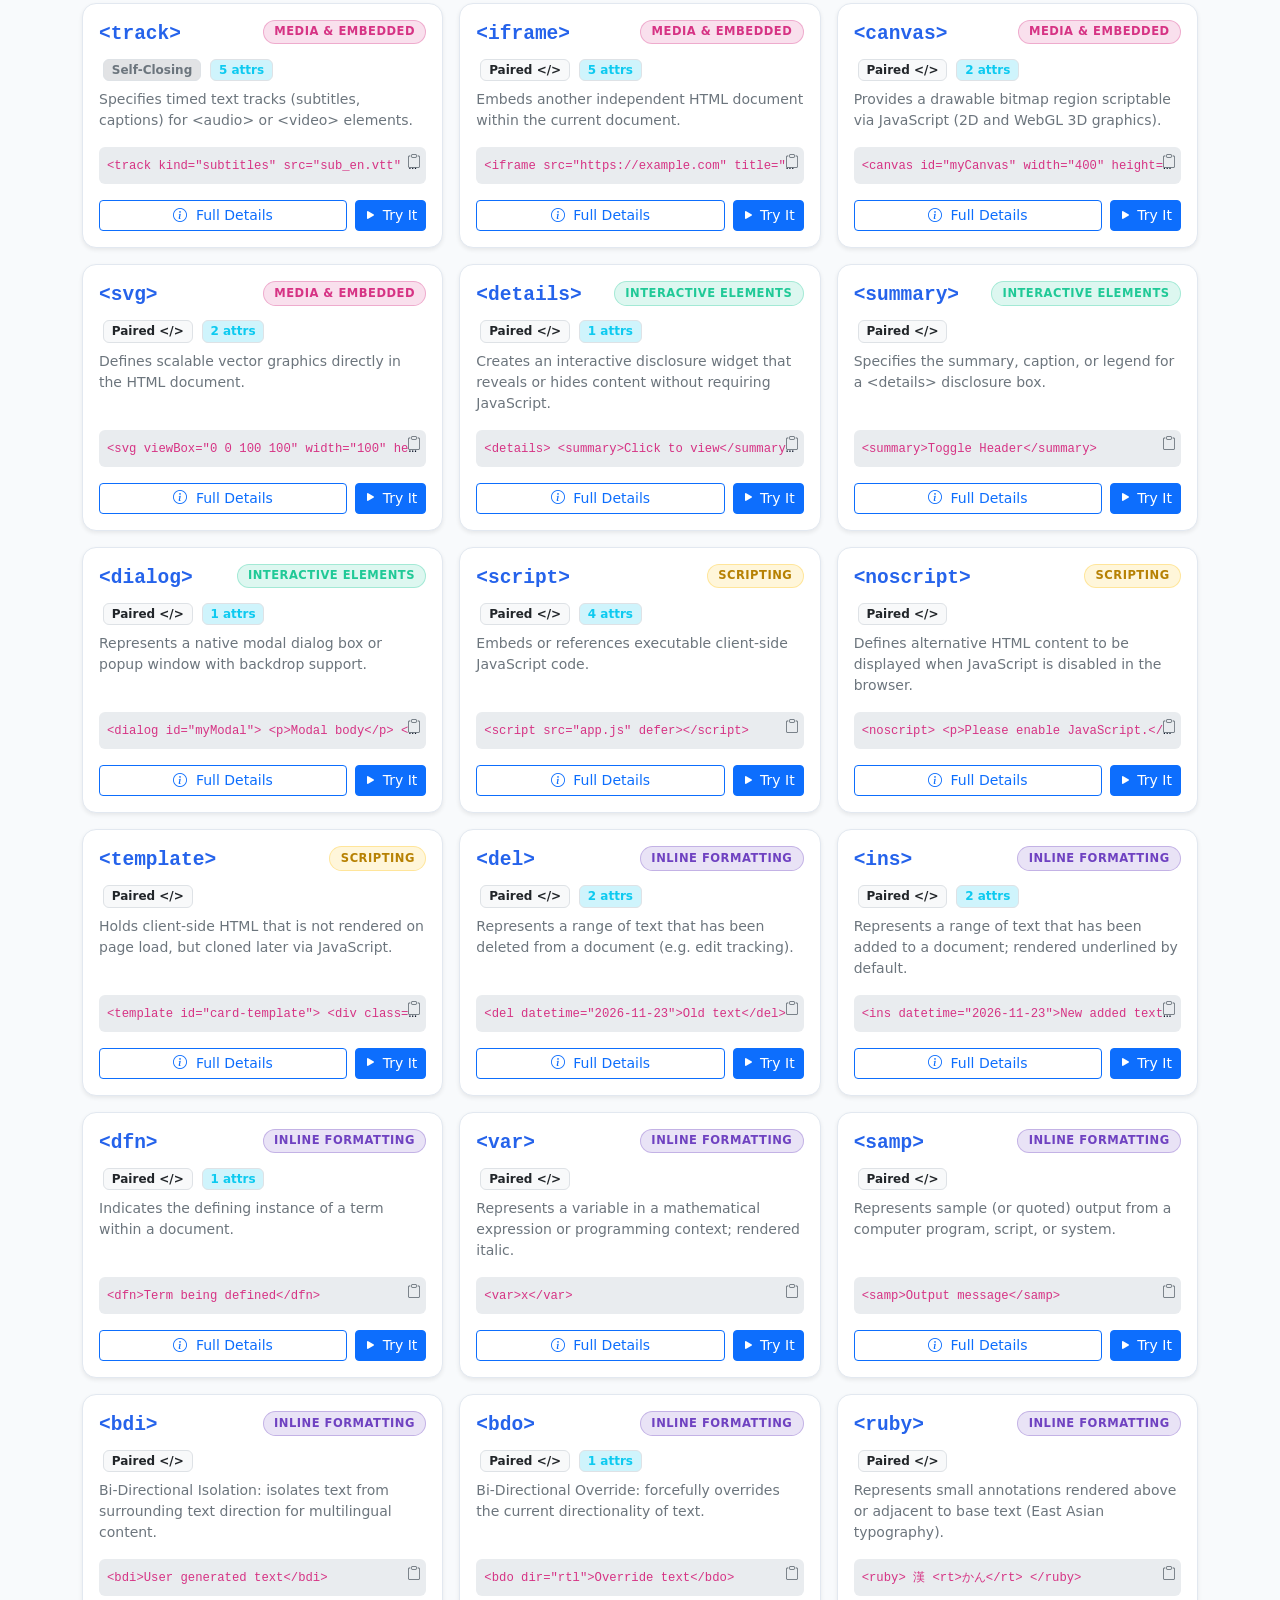
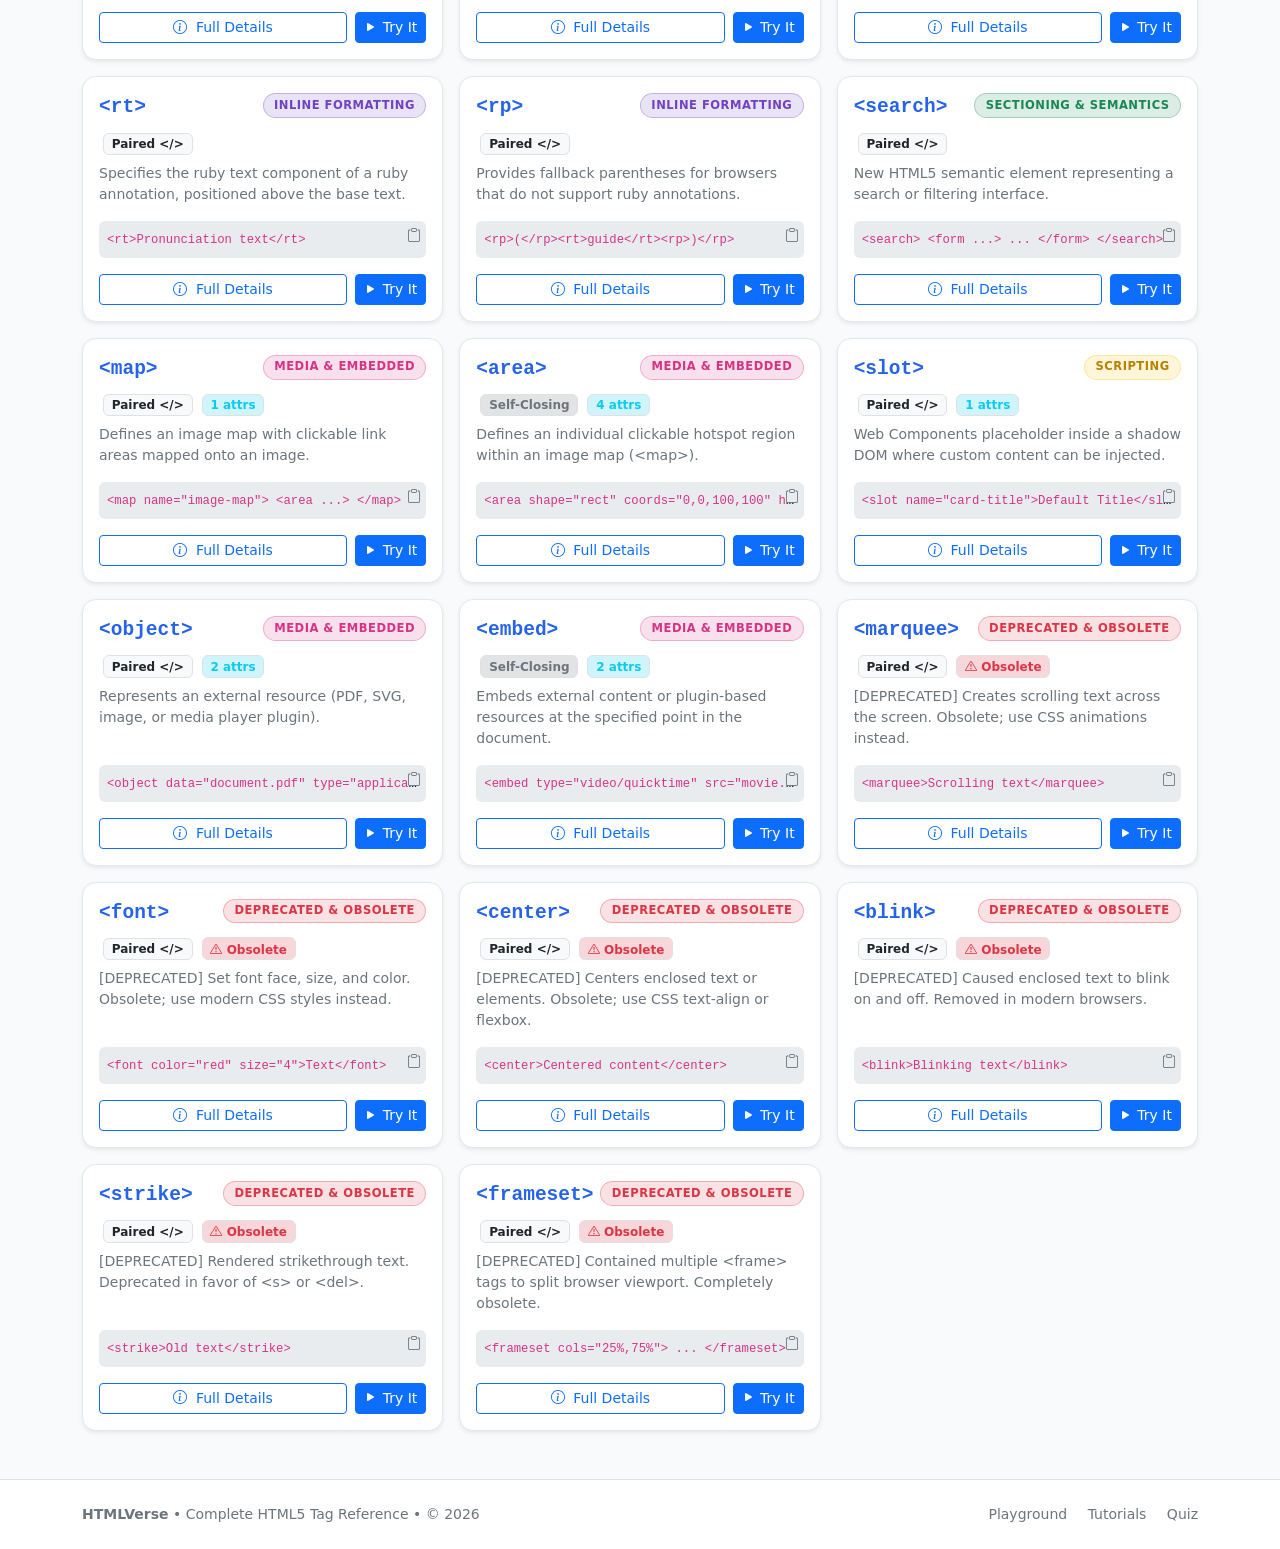
<file: tags.html>
<!DOCTYPE html>
<html lang="en" data-bs-theme="light">
<head>
  <meta charset="UTF-8">
  <meta name="viewport" content="width=device-width, initial-scale=1.0">
  <title>HTML Tags Encyclopedia & Reference - All Tags with Syntax & Descriptions | HTMLVerse</title>
  <meta name="description" content="Complete dictionary of all HTML tags. Includes opening/closing syntax, descriptions, key attributes, examples, accessibility tips, and interactive sandbox preview.">
  
  <!-- Bootstrap 5.3 CSS -->
  <link href="https://cdn.jsdelivr.net/npm/bootstrap@5.3.3/dist/css/bootstrap.min.css" rel="stylesheet">
  <!-- Bootstrap Icons -->
  <link rel="stylesheet" href="https://cdn.jsdelivr.net/npm/bootstrap-icons@1.11.3/font/bootstrap-icons.min.css">
  <!-- Custom CSS -->
  <link rel="stylesheet" href="css/styles.css">
</head>
<body>

  <!-- Navigation Bar -->
  <nav class="navbar navbar-expand-lg navbar-custom sticky-top">
    <div class="container">
      <a class="navbar-brand d-flex align-items-center gap-2" href="index.html">
        <span class="fs-4">🚀</span>
        <span class="brand-gradient fs-4">HTMLVerse</span>
      </a>

      <button class="navbar-toggler border-0" type="button" data-bs-toggle="collapse" data-bs-target="#navbarContent" aria-controls="navbarContent" aria-expanded="false" aria-label="Toggle navigation">
        <span class="navbar-toggler-icon"></span>
      </button>

      <div class="collapse navbar-collapse" id="navbarContent">
        <ul class="navbar-nav me-auto mb-2 mb-lg-0 ms-lg-4">
          <li class="nav-item">
            <a class="nav-link fw-semibold" href="index.html"><i class="bi bi-house me-1"></i> Home</a>
          </li>
          <li class="nav-item">
            <a class="nav-link active fw-semibold" href="tags.html"><i class="bi bi-tags me-1"></i> Tag Encyclopedia</a>
          </li>
          <li class="nav-item">
            <a class="nav-link fw-semibold" href="tutorial.html"><i class="bi bi-book me-1"></i> Tutorials</a>
          </li>
          <li class="nav-item">
            <a class="nav-link fw-semibold" href="playground.html"><i class="bi bi-play-circle me-1"></i> Live Playground</a>
          </li>
          <li class="nav-item">
            <a class="nav-link fw-semibold" href="cheatsheet.html"><i class="bi bi-card-checklist me-1"></i> Cheat Sheet</a>
          </li>
          <li class="nav-item">
            <a class="nav-link fw-semibold" href="quiz.html"><i class="bi bi-patch-question me-1"></i> Quiz</a>
          </li>
        </ul>

        <div class="d-flex align-items-center gap-2">
          <button class="btn btn-outline-secondary border-0" id="theme-toggle-btn" title="Toggle Light/Dark Theme" aria-label="Toggle theme">
            <i class="bi bi-moon-stars-fill" id="theme-icon"></i>
          </button>
          <a href="playground.html" class="btn btn-primary d-none d-sm-inline-flex align-items-center gap-2">
            <span>Live Sandbox</span>
            <i class="bi bi-code-slash"></i>
          </a>
        </div>
      </div>
    </div>
  </nav>

  <!-- Page Header -->
  <header class="py-5 bg-body-tertiary border-bottom text-center">
    <div class="container">
      <h1 class="fw-bold mb-2">HTML Tags Encyclopedia</h1>
      <p class="text-secondary max-w-700 mx-auto mb-4">
        Every standard HTML tag cataloged with syntax, descriptions, void status, key attributes, runnable code examples, and accessibility guidelines.
      </p>

      <!-- Search & Filters Container -->
      <div class="row justify-content-center g-3">
        <div class="col-md-7 col-lg-6">
          <div class="input-group input-group-lg shadow-sm">
            <span class="input-group-text bg-body"><i class="bi bi-search text-muted"></i></span>
            <input type="text" id="tags-search-input" class="form-control" placeholder="Search by tag name, attribute, or keyword..." aria-label="Search tags">
            <button class="btn btn-outline-secondary" type="button" onclick="document.getElementById('tags-search-input').value = ''; document.getElementById('tags-search-input').dispatchEvent(new Event('input'))" title="Clear Search">
              <i class="bi bi-x-lg"></i>
            </button>
          </div>
        </div>
        <div class="col-md-4 col-lg-3">
          <select id="void-filter-select" class="form-select form-select-lg shadow-sm" aria-label="Filter tag type">
            <option value="all">All Tag Types</option>
            <option value="paired">Paired Tags Only (&lt;/&gt;)</option>
            <option value="void">Self-Closing (Void) Only</option>
            <option value="deprecated">Obsolete / Deprecated Only</option>
          </select>
        </div>
      </div>

      <!-- Alphabetical Index Filter (A-Z) -->
      <div class="alphabet-index-bar mt-3" id="alphabet-filter-container">
        <!-- Rendered by tags.js -->
      </div>
    </div>
  </header>

  <!-- Category Pills Filter Bar -->
  <section class="py-2 border-bottom bg-body sticky-top shadow-sm" style="top: 56px; z-index: 1020;">
    <div class="container">
      <div class="d-flex align-items-center justify-content-between flex-wrap gap-2">
        <!-- Scrollable Pills -->
        <div class="filter-pills-bar flex-grow-1">
          <button class="btn btn-sm btn-outline-secondary filter-pill active" data-category="All">All Tags</button>
          <button class="btn btn-sm btn-outline-secondary filter-pill" data-category="Root & Metadata">Root & Meta</button>
          <button class="btn btn-sm btn-outline-secondary filter-pill" data-category="Sectioning & Semantics">Semantics</button>
          <button class="btn btn-sm btn-outline-secondary filter-pill" data-category="Text Content">Text & Layout</button>
          <button class="btn btn-sm btn-outline-secondary filter-pill" data-category="Inline Formatting">Inline</button>
          <button class="btn btn-sm btn-outline-secondary filter-pill" data-category="Forms & Inputs">Forms</button>
          <button class="btn btn-sm btn-outline-secondary filter-pill" data-category="Tables">Tables</button>
          <button class="btn btn-sm btn-outline-secondary filter-pill" data-category="Media & Embedded">Media</button>
          <button class="btn btn-sm btn-outline-secondary filter-pill" data-category="Interactive Elements">Interactive</button>
          <button class="btn btn-sm btn-outline-secondary filter-pill" data-category="Scripting">Scripting</button>
          <button class="btn btn-sm btn-outline-secondary filter-pill" data-category="Deprecated & Obsolete">Deprecated</button>
        </div>

        <!-- Controls: Counter & View Toggle -->
        <div class="d-flex align-items-center gap-2">
          <span class="badge bg-primary-subtle text-primary border border-primary-subtle px-3 py-2 rounded-pill small" id="rendered-tags-count">Loading tags...</span>
          
          <div class="btn-group btn-group-sm" role="group" aria-label="View layout toggle">
            <button type="button" class="btn btn-outline-secondary active" id="grid-view-btn" title="Grid View">
              <i class="bi bi-grid-fill"></i>
            </button>
            <button type="button" class="btn btn-outline-secondary" id="list-view-btn" title="List View">
              <i class="bi bi-list-ul"></i>
            </button>
          </div>
        </div>
      </div>
    </div>
  </section>

  <!-- Tags Cards Grid / List -->
  <main class="py-5">
    <div class="container">
      <div class="row g-3" id="tags-grid-container">
        <!-- Dynamic Tag Cards Rendered via JS -->
      </div>
    </div>
  </main>

  <!-- Tag Detail Modal -->
  <div class="modal fade" id="tagDetailModal" tabindex="-1" aria-labelledby="tagModalLabel" aria-hidden="true">
    <div class="modal-dialog modal-lg modal-dialog-centered modal-dialog-scrollable">
      <div class="modal-content custom-card">
        <div class="modal-header">
          <h5 class="modal-title fw-bold" id="tagModalLabel">Tag Reference</h5>
          <button type="button" class="btn-close" data-bs-dismiss="modal" aria-label="Close"></button>
        </div>
        <div class="modal-body" id="tagModalBody">
          <!-- Dynamic Content Injected Here -->
        </div>
        <div class="modal-footer">
          <button type="button" class="btn btn-outline-secondary" data-bs-dismiss="modal">Close</button>
          <a href="#" id="modalPlaygroundBtn" class="btn btn-primary">
            <i class="bi bi-play-fill me-1"></i> Try in Playground
          </a>
        </div>
      </div>
    </div>
  </div>

  <!-- Footer -->
  <footer class="py-4 bg-body border-top">
    <div class="container d-flex flex-wrap justify-content-between align-items-center small text-secondary">
      <div>
        <strong>HTMLVerse</strong> &bull; Complete HTML5 Tag Reference &bull; &copy; 2026
      </div>
      <div>
        <a href="playground.html" class="text-decoration-none text-secondary me-3">Playground</a>
        <a href="tutorial.html" class="text-decoration-none text-secondary me-3">Tutorials</a>
        <a href="quiz.html" class="text-decoration-none text-secondary">Quiz</a>
      </div>
    </div>
  </footer>

  <!-- Back to top button -->
  <button type="button" class="btn btn-primary" id="btn-back-to-top" title="Back to top">
    <i class="bi bi-arrow-up"></i>
  </button>

  <!-- Bootstrap 5.3 JS Bundle -->
  <script src="https://cdn.jsdelivr.net/npm/bootstrap@5.3.3/dist/js/bootstrap.bundle.min.js"></script>
  <!-- Data & Controller Scripts -->
  <script src="js/tags-data.js"></script>
  <script src="js/main.js"></script>
  <script src="js/tags.js"></script>
</body>
</html>
</file>
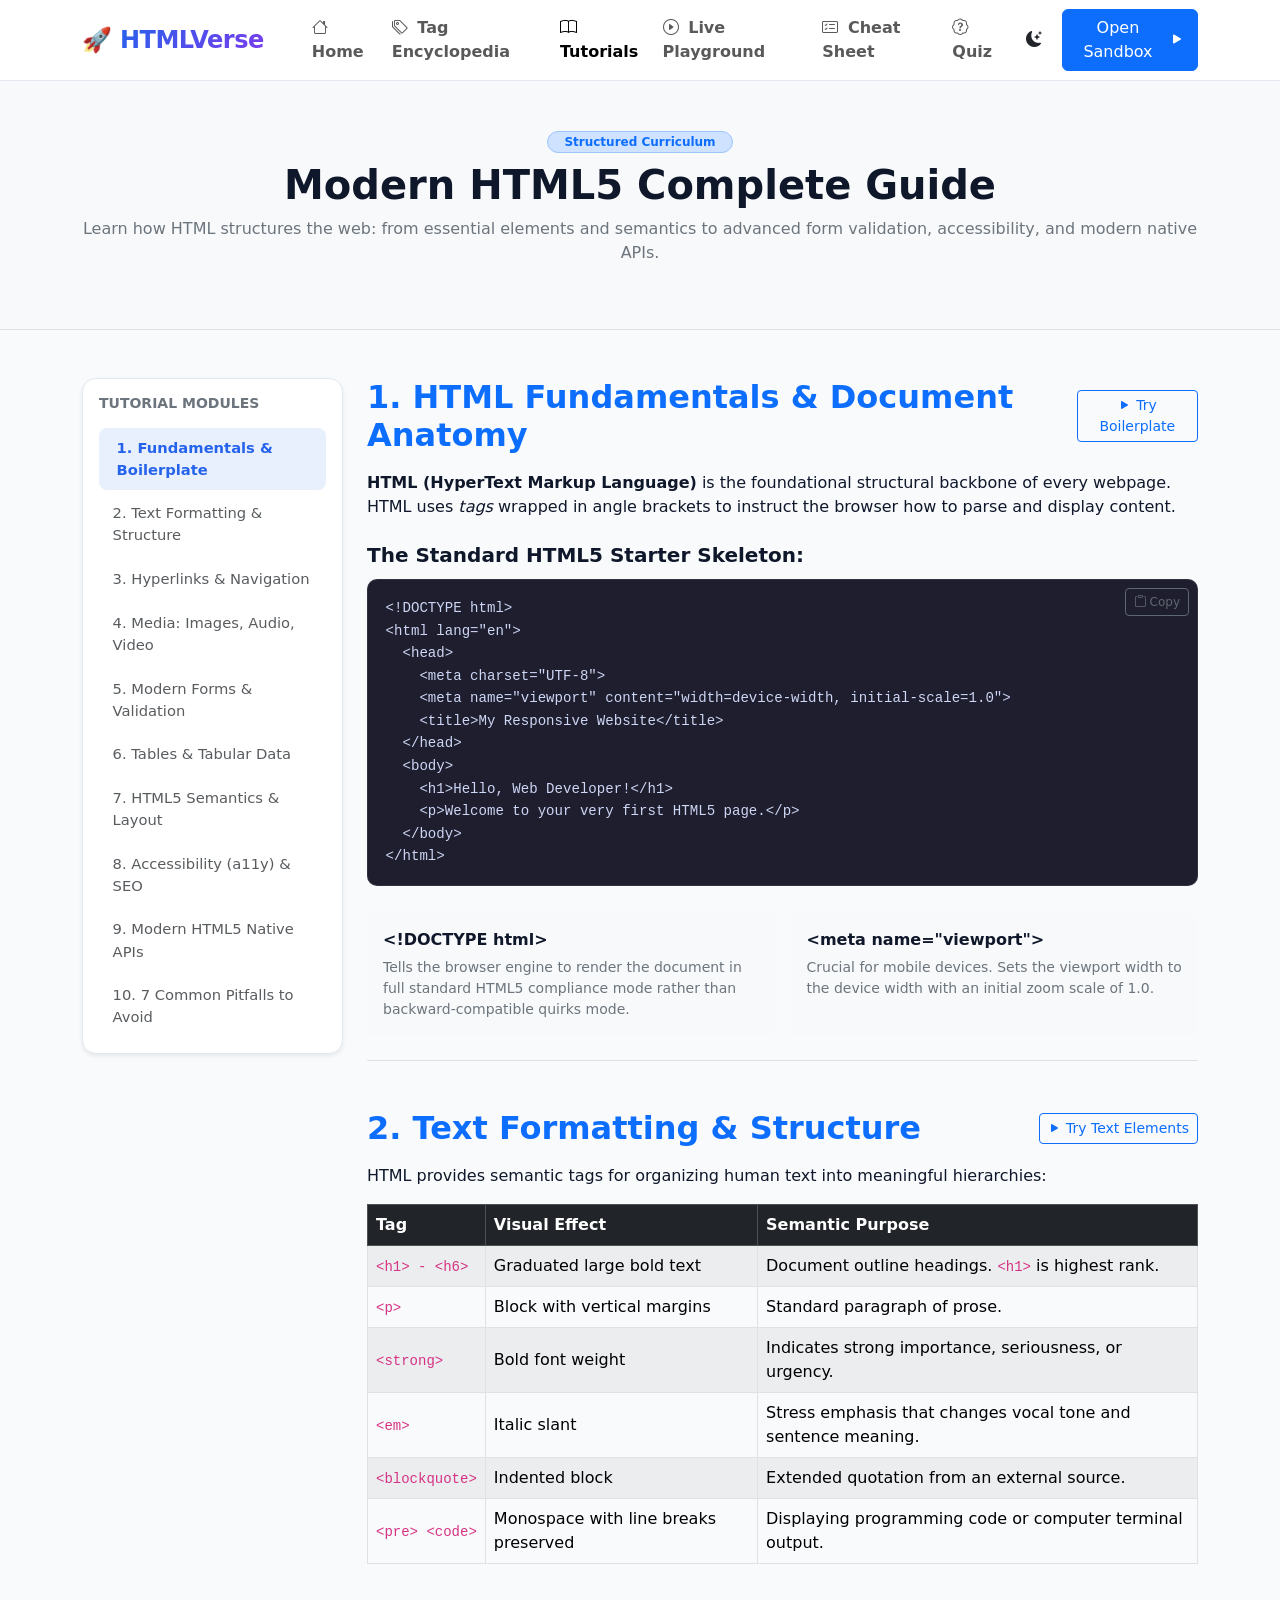
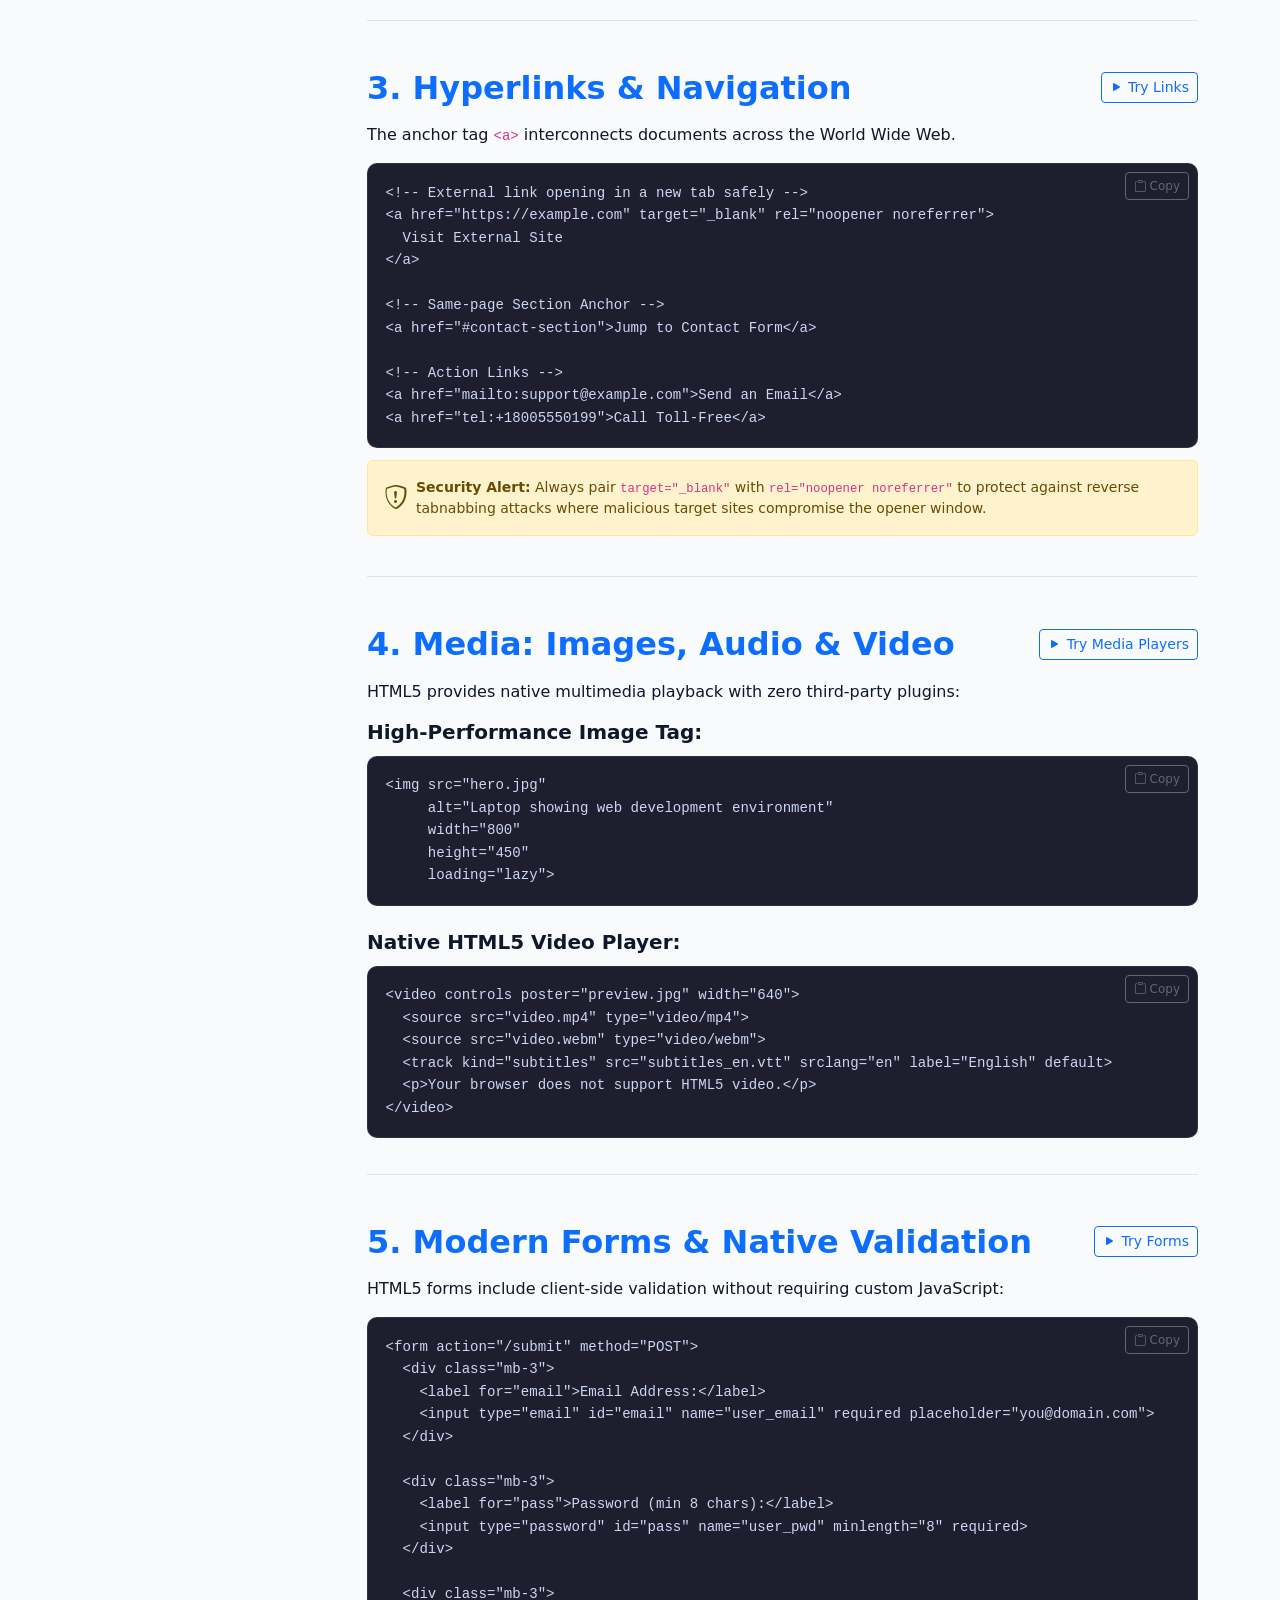
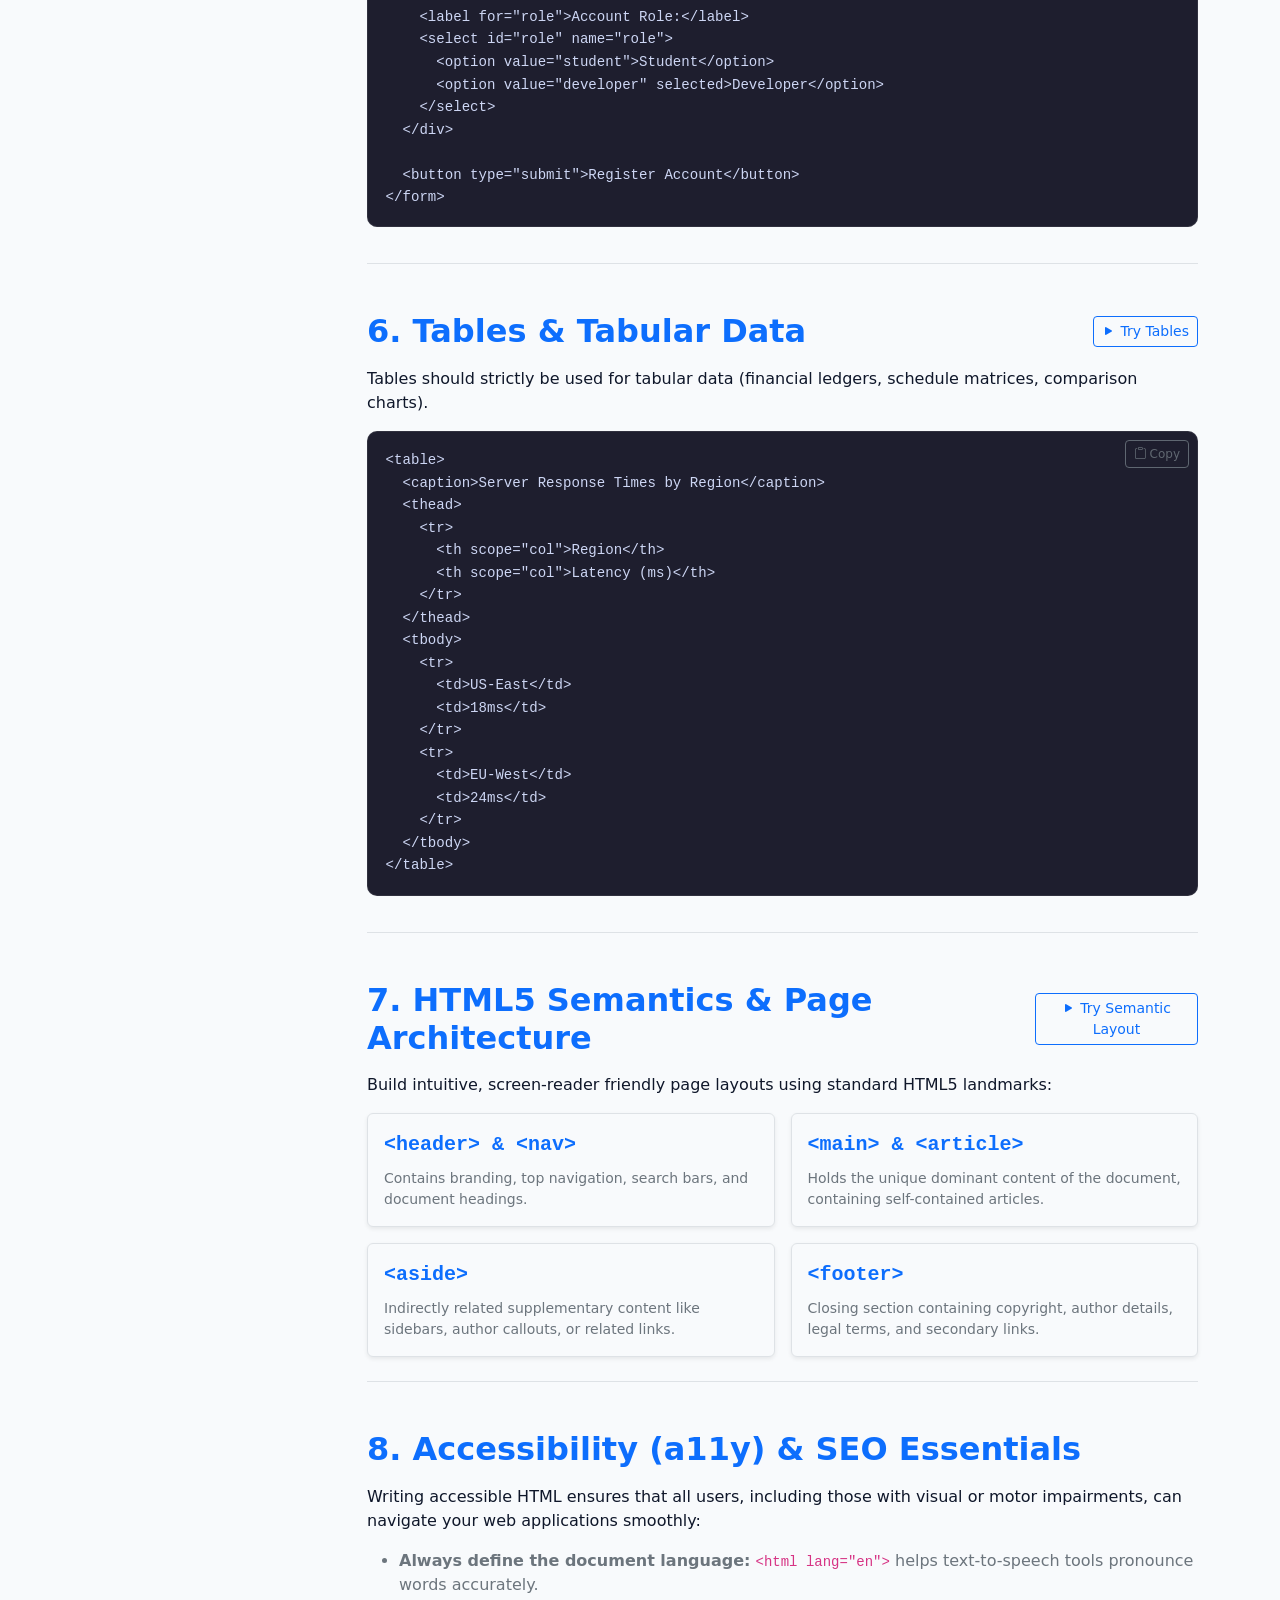
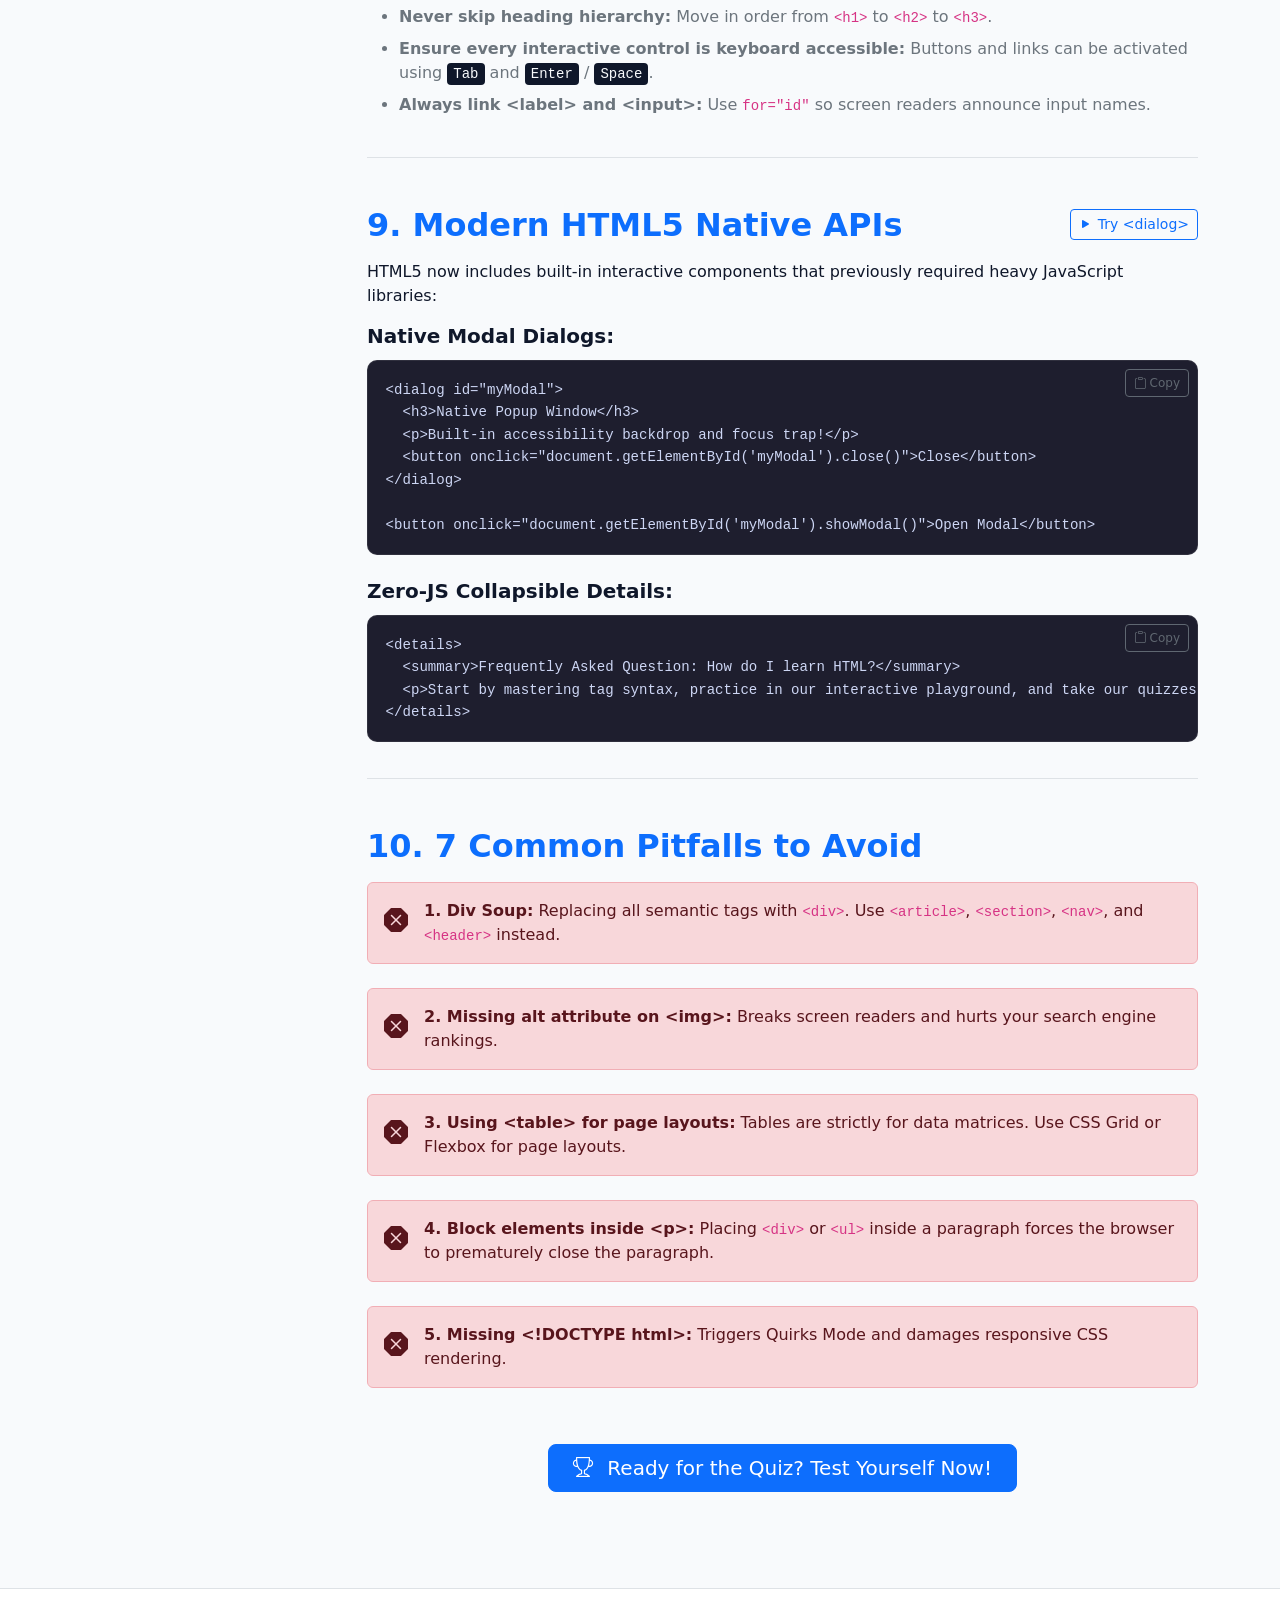
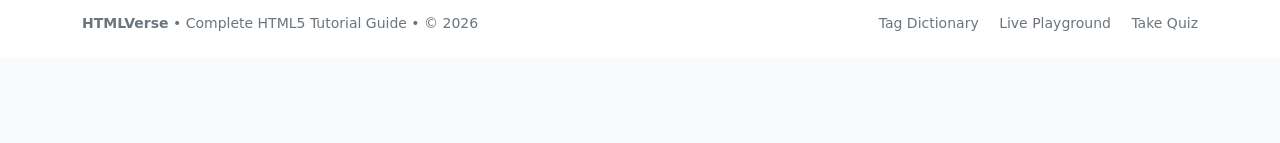
<file: tutorial.html>
<!DOCTYPE html>
<html lang="en" data-bs-theme="light">
<head>
  <meta charset="UTF-8">
  <meta name="viewport" content="width=device-width, initial-scale=1.0">
  <title>Complete HTML5 Tutorial - Step-by-Step Web Development Guide | HTMLVerse</title>
  <meta name="description" content="Master HTML5 from basic syntax to modern semantic architecture, forms, tables, accessibility (a11y), and native APIs with practical examples.">
  
  <!-- Bootstrap 5.3 CSS -->
  <link href="https://cdn.jsdelivr.net/npm/bootstrap@5.3.3/dist/css/bootstrap.min.css" rel="stylesheet">
  <!-- Bootstrap Icons -->
  <link rel="stylesheet" href="https://cdn.jsdelivr.net/npm/bootstrap-icons@1.11.3/font/bootstrap-icons.min.css">
  <!-- Custom CSS -->
  <link rel="stylesheet" href="css/styles.css">
</head>
<body>

  <!-- Navigation Bar -->
  <nav class="navbar navbar-expand-lg navbar-custom sticky-top">
    <div class="container">
      <a class="navbar-brand d-flex align-items-center gap-2" href="index.html">
        <span class="fs-4">🚀</span>
        <span class="brand-gradient fs-4">HTMLVerse</span>
      </a>

      <button class="navbar-toggler border-0" type="button" data-bs-toggle="collapse" data-bs-target="#navbarContent" aria-controls="navbarContent" aria-expanded="false" aria-label="Toggle navigation">
        <span class="navbar-toggler-icon"></span>
      </button>

      <div class="collapse navbar-collapse" id="navbarContent">
        <ul class="navbar-nav me-auto mb-2 mb-lg-0 ms-lg-4">
          <li class="nav-item">
            <a class="nav-link fw-semibold" href="index.html"><i class="bi bi-house me-1"></i> Home</a>
          </li>
          <li class="nav-item">
            <a class="nav-link fw-semibold" href="tags.html"><i class="bi bi-tags me-1"></i> Tag Encyclopedia</a>
          </li>
          <li class="nav-item">
            <a class="nav-link active fw-semibold" href="tutorial.html"><i class="bi bi-book me-1"></i> Tutorials</a>
          </li>
          <li class="nav-item">
            <a class="nav-link fw-semibold" href="playground.html"><i class="bi bi-play-circle me-1"></i> Live Playground</a>
          </li>
          <li class="nav-item">
            <a class="nav-link fw-semibold" href="cheatsheet.html"><i class="bi bi-card-checklist me-1"></i> Cheat Sheet</a>
          </li>
          <li class="nav-item">
            <a class="nav-link fw-semibold" href="quiz.html"><i class="bi bi-patch-question me-1"></i> Quiz</a>
          </li>
        </ul>

        <div class="d-flex align-items-center gap-2">
          <button class="btn btn-outline-secondary border-0" id="theme-toggle-btn" title="Toggle Light/Dark Theme" aria-label="Toggle theme">
            <i class="bi bi-moon-stars-fill" id="theme-icon"></i>
          </button>
          <a href="playground.html" class="btn btn-primary d-none d-sm-inline-flex align-items-center gap-2">
            <span>Open Sandbox</span>
            <i class="bi bi-play-fill"></i>
          </a>
        </div>
      </div>
    </div>
  </nav>

  <!-- Tutorial Header -->
  <header class="py-5 bg-body-tertiary border-bottom text-center">
    <div class="container">
      <span class="badge bg-primary-subtle text-primary border border-primary-subtle px-3 py-1 rounded-pill mb-2 fw-semibold">Structured Curriculum</span>
      <h1 class="fw-bold mb-2">Modern HTML5 Complete Guide</h1>
      <p class="text-secondary max-w-700 mx-auto mb-3">
        Learn how HTML structures the web: from essential elements and semantics to advanced form validation, accessibility, and modern native APIs.
      </p>

      <!-- Mobile Table of Contents Button -->
      <button class="btn btn-outline-primary d-lg-none" type="button" data-bs-toggle="offcanvas" data-bs-target="#tutorialOffcanvas" aria-controls="tutorialOffcanvas">
        <i class="bi bi-list-nested me-1"></i> Table of Contents
      </button>
    </div>
  </header>

  <!-- Mobile Offcanvas Sidebar -->
  <div class="offcanvas offcanvas-start" tabindex="-1" id="tutorialOffcanvas" aria-labelledby="tutorialOffcanvasLabel">
    <div class="offcanvas-header border-bottom">
      <h5 class="offcanvas-title fw-bold" id="tutorialOffcanvasLabel"><i class="bi bi-book me-2"></i> Tutorial Modules</h5>
      <button type="button" class="btn-close" data-bs-dismiss="offcanvas" aria-label="Close"></button>
    </div>
    <div class="offcanvas-body">
      <nav class="nav flex-column gap-1">
        <a class="docs-nav-link" data-bs-dismiss="offcanvas" href="#mod1">1. Fundamentals & Boilerplate</a>
        <a class="docs-nav-link" data-bs-dismiss="offcanvas" href="#mod2">2. Text Formatting & Structure</a>
        <a class="docs-nav-link" data-bs-dismiss="offcanvas" href="#mod3">3. Hyperlinks & Navigation</a>
        <a class="docs-nav-link" data-bs-dismiss="offcanvas" href="#mod4">4. Media: Images, Audio, Video</a>
        <a class="docs-nav-link" data-bs-dismiss="offcanvas" href="#mod5">5. Modern Forms & Validation</a>
        <a class="docs-nav-link" data-bs-dismiss="offcanvas" href="#mod6">6. Tables & Tabular Data</a>
        <a class="docs-nav-link" data-bs-dismiss="offcanvas" href="#mod7">7. HTML5 Semantics & Layout</a>
        <a class="docs-nav-link" data-bs-dismiss="offcanvas" href="#mod8">8. Accessibility (a11y) & SEO</a>
        <a class="docs-nav-link" data-bs-dismiss="offcanvas" href="#mod9">9. Modern HTML5 Native APIs</a>
        <a class="docs-nav-link" data-bs-dismiss="offcanvas" href="#mod10">10. 7 Common Pitfalls to Avoid</a>
      </nav>
    </div>
  </div>

  <!-- Main Tutorial Content with Desktop Sidebar -->
  <div class="container py-5">
    <div class="row g-4">
      <!-- Desktop Sidebar -->
      <aside class="col-lg-3 d-none d-lg-block">
        <div class="docs-sidebar card custom-card p-3 shadow-sm">
          <h6 class="fw-bold text-uppercase text-secondary small mb-3">Tutorial Modules</h6>
          <nav class="nav flex-column gap-1">
            <a class="docs-nav-link active" href="#mod1">1. Fundamentals & Boilerplate</a>
            <a class="docs-nav-link" href="#mod2">2. Text Formatting & Structure</a>
            <a class="docs-nav-link" href="#mod3">3. Hyperlinks & Navigation</a>
            <a class="docs-nav-link" href="#mod4">4. Media: Images, Audio, Video</a>
            <a class="docs-nav-link" href="#mod5">5. Modern Forms & Validation</a>
            <a class="docs-nav-link" href="#mod6">6. Tables & Tabular Data</a>
            <a class="docs-nav-link" href="#mod7">7. HTML5 Semantics & Layout</a>
            <a class="docs-nav-link" href="#mod8">8. Accessibility (a11y) & SEO</a>
            <a class="docs-nav-link" href="#mod9">9. Modern HTML5 Native APIs</a>
            <a class="docs-nav-link" href="#mod10">10. 7 Common Pitfalls to Avoid</a>
          </nav>
        </div>
      </aside>

      <!-- Main Lesson Body -->
      <main class="col-lg-9">
        
        <!-- Module 1 -->
        <section id="mod1" class="mb-5 pb-4 border-bottom">
          <div class="d-flex justify-content-between align-items-center mb-3">
            <h2 class="fw-bold text-primary mb-0">1. HTML Fundamentals & Document Anatomy</h2>
            <a href="playground.html?tag=!DOCTYPE" class="btn btn-sm btn-outline-primary"><i class="bi bi-play-fill"></i> Try Boilerplate</a>
          </div>
          <p>
            <strong>HTML (HyperText Markup Language)</strong> is the foundational structural backbone of every webpage. HTML uses <em>tags</em> wrapped in angle brackets to instruct the browser how to parse and display content.
          </p>

          <h5 class="fw-bold mt-4">The Standard HTML5 Starter Skeleton:</h5>
          <div class="code-container">
            <button class="btn btn-sm btn-outline-secondary copy-btn" onclick="copyToClipboard(this.nextElementSibling.innerText, this)">
              <i class="bi bi-clipboard"></i> Copy
            </button>
            <pre><code>&lt;!DOCTYPE html&gt;
&lt;html lang="en"&gt;
  &lt;head&gt;
    &lt;meta charset="UTF-8"&gt;
    &lt;meta name="viewport" content="width=device-width, initial-scale=1.0"&gt;
    &lt;title&gt;My Responsive Website&lt;/title&gt;
  &lt;/head&gt;
  &lt;body&gt;
    &lt;h1&gt;Hello, Web Developer!&lt;/h1&gt;
    &lt;p&gt;Welcome to your very first HTML5 page.&lt;/p&gt;
  &lt;/body&gt;
&lt;/html&gt;</code></pre>
          </div>

          <div class="row g-3 mt-2">
            <div class="col-md-6">
              <div class="card p-3 h-100 bg-body-tertiary border-0">
                <h6 class="fw-bold">&lt;!DOCTYPE html&gt;</h6>
                <p class="small text-secondary mb-0">Tells the browser engine to render the document in full standard HTML5 compliance mode rather than backward-compatible quirks mode.</p>
              </div>
            </div>
            <div class="col-md-6">
              <div class="card p-3 h-100 bg-body-tertiary border-0">
                <h6 class="fw-bold">&lt;meta name="viewport"&gt;</h6>
                <p class="small text-secondary mb-0">Crucial for mobile devices. Sets the viewport width to the device width with an initial zoom scale of 1.0.</p>
              </div>
            </div>
          </div>
        </section>

        <!-- Module 2 -->
        <section id="mod2" class="mb-5 pb-4 border-bottom">
          <div class="d-flex justify-content-between align-items-center mb-3">
            <h2 class="fw-bold text-primary mb-0">2. Text Formatting & Structure</h2>
            <a href="playground.html?tag=p" class="btn btn-sm btn-outline-primary"><i class="bi bi-play-fill"></i> Try Text Elements</a>
          </div>
          <p>
            HTML provides semantic tags for organizing human text into meaningful hierarchies:
          </p>

          <div class="table-responsive my-3">
            <table class="table table-bordered table-striped align-middle">
              <thead class="table-dark">
                <tr>
                  <th>Tag</th>
                  <th>Visual Effect</th>
                  <th>Semantic Purpose</th>
                </tr>
              </thead>
              <tbody>
                <tr>
                  <td><code>&lt;h1&gt; - &lt;h6&gt;</code></td>
                  <td>Graduated large bold text</td>
                  <td>Document outline headings. <code>&lt;h1&gt;</code> is highest rank.</td>
                </tr>
                <tr>
                  <td><code>&lt;p&gt;</code></td>
                  <td>Block with vertical margins</td>
                  <td>Standard paragraph of prose.</td>
                </tr>
                <tr>
                  <td><code>&lt;strong&gt;</code></td>
                  <td>Bold font weight</td>
                  <td>Indicates strong importance, seriousness, or urgency.</td>
                </tr>
                <tr>
                  <td><code>&lt;em&gt;</code></td>
                  <td>Italic slant</td>
                  <td>Stress emphasis that changes vocal tone and sentence meaning.</td>
                </tr>
                <tr>
                  <td><code>&lt;blockquote&gt;</code></td>
                  <td>Indented block</td>
                  <td>Extended quotation from an external source.</td>
                </tr>
                <tr>
                  <td><code>&lt;pre&gt; &lt;code&gt;</code></td>
                  <td>Monospace with line breaks preserved</td>
                  <td>Displaying programming code or computer terminal output.</td>
                </tr>
              </tbody>
            </table>
          </div>
        </section>

        <!-- Module 3 -->
        <section id="mod3" class="mb-5 pb-4 border-bottom">
          <div class="d-flex justify-content-between align-items-center mb-3">
            <h2 class="fw-bold text-primary mb-0">3. Hyperlinks & Navigation</h2>
            <a href="playground.html?tag=a" class="btn btn-sm btn-outline-primary"><i class="bi bi-play-fill"></i> Try Links</a>
          </div>
          <p>
            The anchor tag <code>&lt;a&gt;</code> interconnects documents across the World Wide Web.
          </p>

          <div class="code-container">
            <button class="btn btn-sm btn-outline-secondary copy-btn" onclick="copyToClipboard(this.nextElementSibling.innerText, this)">
              <i class="bi bi-clipboard"></i> Copy
            </button>
            <pre><code>&lt;!-- External link opening in a new tab safely --&gt;
&lt;a href="https://example.com" target="_blank" rel="noopener noreferrer"&gt;
  Visit External Site
&lt;/a&gt;

&lt;!-- Same-page Section Anchor --&gt;
&lt;a href="#contact-section"&gt;Jump to Contact Form&lt;/a&gt;

&lt;!-- Action Links --&gt;
&lt;a href="mailto:support@example.com"&gt;Send an Email&lt;/a&gt;
&lt;a href="tel:+18005550199"&gt;Call Toll-Free&lt;/a&gt;</code></pre>
          </div>

          <div class="alert alert-warning d-flex align-items-center gap-2 small">
            <i class="bi bi-shield-exclamation fs-4"></i>
            <div>
              <strong>Security Alert:</strong> Always pair <code>target="_blank"</code> with <code>rel="noopener noreferrer"</code> to protect against reverse tabnabbing attacks where malicious target sites compromise the opener window.
            </div>
          </div>
        </section>

        <!-- Module 4 -->
        <section id="mod4" class="mb-5 pb-4 border-bottom">
          <div class="d-flex justify-content-between align-items-center mb-3">
            <h2 class="fw-bold text-primary mb-0">4. Media: Images, Audio & Video</h2>
            <a href="playground.html?tag=video" class="btn btn-sm btn-outline-primary"><i class="bi bi-play-fill"></i> Try Media Players</a>
          </div>
          <p>
            HTML5 provides native multimedia playback with zero third-party plugins:
          </p>

          <h5 class="fw-bold mt-3">High-Performance Image Tag:</h5>
          <div class="code-container">
            <button class="btn btn-sm btn-outline-secondary copy-btn" onclick="copyToClipboard(this.nextElementSibling.innerText, this)">
              <i class="bi bi-clipboard"></i> Copy
            </button>
            <pre><code>&lt;img src="hero.jpg" 
     alt="Laptop showing web development environment" 
     width="800" 
     height="450" 
     loading="lazy"&gt;</code></pre>
          </div>

          <h5 class="fw-bold mt-4">Native HTML5 Video Player:</h5>
          <div class="code-container">
            <button class="btn btn-sm btn-outline-secondary copy-btn" onclick="copyToClipboard(this.nextElementSibling.innerText, this)">
              <i class="bi bi-clipboard"></i> Copy
            </button>
            <pre><code>&lt;video controls poster="preview.jpg" width="640"&gt;
  &lt;source src="video.mp4" type="video/mp4"&gt;
  &lt;source src="video.webm" type="video/webm"&gt;
  &lt;track kind="subtitles" src="subtitles_en.vtt" srclang="en" label="English" default&gt;
  &lt;p&gt;Your browser does not support HTML5 video.&lt;/p&gt;
&lt;/video&gt;</code></pre>
          </div>
        </section>

        <!-- Module 5 -->
        <section id="mod5" class="mb-5 pb-4 border-bottom">
          <div class="d-flex justify-content-between align-items-center mb-3">
            <h2 class="fw-bold text-primary mb-0">5. Modern Forms & Native Validation</h2>
            <a href="playground.html?tag=form" class="btn btn-sm btn-outline-primary"><i class="bi bi-play-fill"></i> Try Forms</a>
          </div>
          <p>
            HTML5 forms include client-side validation without requiring custom JavaScript:
          </p>

          <div class="code-container">
            <button class="btn btn-sm btn-outline-secondary copy-btn" onclick="copyToClipboard(this.nextElementSibling.innerText, this)">
              <i class="bi bi-clipboard"></i> Copy
            </button>
            <pre><code>&lt;form action="/submit" method="POST"&gt;
  &lt;div class="mb-3"&gt;
    &lt;label for="email"&gt;Email Address:&lt;/label&gt;
    &lt;input type="email" id="email" name="user_email" required placeholder="you@domain.com"&gt;
  &lt;/div&gt;

  &lt;div class="mb-3"&gt;
    &lt;label for="pass"&gt;Password (min 8 chars):&lt;/label&gt;
    &lt;input type="password" id="pass" name="user_pwd" minlength="8" required&gt;
  &lt;/div&gt;

  &lt;div class="mb-3"&gt;
    &lt;label for="role"&gt;Account Role:&lt;/label&gt;
    &lt;select id="role" name="role"&gt;
      &lt;option value="student"&gt;Student&lt;/option&gt;
      &lt;option value="developer" selected&gt;Developer&lt;/option&gt;
    &lt;/select&gt;
  &lt;/div&gt;

  &lt;button type="submit"&gt;Register Account&lt;/button&gt;
&lt;/form&gt;</code></pre>
          </div>
        </section>

        <!-- Module 6 -->
        <section id="mod6" class="mb-5 pb-4 border-bottom">
          <div class="d-flex justify-content-between align-items-center mb-3">
            <h2 class="fw-bold text-primary mb-0">6. Tables & Tabular Data</h2>
            <a href="playground.html?tag=table" class="btn btn-sm btn-outline-primary"><i class="bi bi-play-fill"></i> Try Tables</a>
          </div>
          <p>
            Tables should strictly be used for tabular data (financial ledgers, schedule matrices, comparison charts).
          </p>

          <div class="code-container">
            <button class="btn btn-sm btn-outline-secondary copy-btn" onclick="copyToClipboard(this.nextElementSibling.innerText, this)">
              <i class="bi bi-clipboard"></i> Copy
            </button>
            <pre><code>&lt;table&gt;
  &lt;caption&gt;Server Response Times by Region&lt;/caption&gt;
  &lt;thead&gt;
    &lt;tr&gt;
      &lt;th scope="col"&gt;Region&lt;/th&gt;
      &lt;th scope="col"&gt;Latency (ms)&lt;/th&gt;
    &lt;/tr&gt;
  &lt;/thead&gt;
  &lt;tbody&gt;
    &lt;tr&gt;
      &lt;td&gt;US-East&lt;/td&gt;
      &lt;td&gt;18ms&lt;/td&gt;
    &lt;/tr&gt;
    &lt;tr&gt;
      &lt;td&gt;EU-West&lt;/td&gt;
      &lt;td&gt;24ms&lt;/td&gt;
    &lt;/tr&gt;
  &lt;/tbody&gt;
&lt;/table&gt;</code></pre>
          </div>
        </section>

        <!-- Module 7 -->
        <section id="mod7" class="mb-5 pb-4 border-bottom">
          <div class="d-flex justify-content-between align-items-center mb-3">
            <h2 class="fw-bold text-primary mb-0">7. HTML5 Semantics & Page Architecture</h2>
            <a href="playground.html" class="btn btn-sm btn-outline-primary"><i class="bi bi-play-fill"></i> Try Semantic Layout</a>
          </div>
          <p>
            Build intuitive, screen-reader friendly page layouts using standard HTML5 landmarks:
          </p>

          <div class="row g-3">
            <div class="col-md-6">
              <div class="card p-3 h-100 border shadow-sm">
                <code class="fw-bold text-primary fs-5">&lt;header&gt; & &lt;nav&gt;</code>
                <p class="small text-secondary mt-2 mb-0">Contains branding, top navigation, search bars, and document headings.</p>
              </div>
            </div>
            <div class="col-md-6">
              <div class="card p-3 h-100 border shadow-sm">
                <code class="fw-bold text-primary fs-5">&lt;main&gt; & &lt;article&gt;</code>
                <p class="small text-secondary mt-2 mb-0">Holds the unique dominant content of the document, containing self-contained articles.</p>
              </div>
            </div>
            <div class="col-md-6">
              <div class="card p-3 h-100 border shadow-sm">
                <code class="fw-bold text-primary fs-5">&lt;aside&gt;</code>
                <p class="small text-secondary mt-2 mb-0">Indirectly related supplementary content like sidebars, author callouts, or related links.</p>
              </div>
            </div>
            <div class="col-md-6">
              <div class="card p-3 h-100 border shadow-sm">
                <code class="fw-bold text-primary fs-5">&lt;footer&gt;</code>
                <p class="small text-secondary mt-2 mb-0">Closing section containing copyright, author details, legal terms, and secondary links.</p>
              </div>
            </div>
          </div>
        </section>

        <!-- Module 8 -->
        <section id="mod8" class="mb-5 pb-4 border-bottom">
          <h2 class="fw-bold text-primary mb-3">8. Accessibility (a11y) & SEO Essentials</h2>
          <p>
            Writing accessible HTML ensures that all users, including those with visual or motor impairments, can navigate your web applications smoothly:
          </p>
          <ul class="d-flex flex-column gap-2 text-secondary">
            <li><strong>Always define the document language:</strong> <code>&lt;html lang="en"&gt;</code> helps text-to-speech tools pronounce words accurately.</li>
            <li><strong>Never skip heading hierarchy:</strong> Move in order from <code>&lt;h1&gt;</code> to <code>&lt;h2&gt;</code> to <code>&lt;h3&gt;</code>.</li>
            <li><strong>Ensure every interactive control is keyboard accessible:</strong> Buttons and links can be activated using <kbd>Tab</kbd> and <kbd>Enter</kbd> / <kbd>Space</kbd>.</li>
            <li><strong>Always link &lt;label&gt; and &lt;input&gt;:</strong> Use <code>for="id"</code> so screen readers announce input names.</li>
          </ul>
        </section>

        <!-- Module 9 -->
        <section id="mod9" class="mb-5 pb-4 border-bottom">
          <div class="d-flex justify-content-between align-items-center mb-3">
            <h2 class="fw-bold text-primary mb-0">9. Modern HTML5 Native APIs</h2>
            <a href="playground.html?tag=dialog" class="btn btn-sm btn-outline-primary"><i class="bi bi-play-fill"></i> Try &lt;dialog&gt;</a>
          </div>
          <p>
            HTML5 now includes built-in interactive components that previously required heavy JavaScript libraries:
          </p>

          <h5 class="fw-bold mt-3">Native Modal Dialogs:</h5>
          <div class="code-container">
            <button class="btn btn-sm btn-outline-secondary copy-btn" onclick="copyToClipboard(this.nextElementSibling.innerText, this)">
              <i class="bi bi-clipboard"></i> Copy
            </button>
            <pre><code>&lt;dialog id="myModal"&gt;
  &lt;h3&gt;Native Popup Window&lt;/h3&gt;
  &lt;p&gt;Built-in accessibility backdrop and focus trap!&lt;/p&gt;
  &lt;button onclick="document.getElementById('myModal').close()"&gt;Close&lt;/button&gt;
&lt;/dialog&gt;

&lt;button onclick="document.getElementById('myModal').showModal()"&gt;Open Modal&lt;/button&gt;</code></pre>
          </div>

          <h5 class="fw-bold mt-4">Zero-JS Collapsible Details:</h5>
          <div class="code-container">
            <button class="btn btn-sm btn-outline-secondary copy-btn" onclick="copyToClipboard(this.nextElementSibling.innerText, this)">
              <i class="bi bi-clipboard"></i> Copy
            </button>
            <pre><code>&lt;details&gt;
  &lt;summary&gt;Frequently Asked Question: How do I learn HTML?&lt;/summary&gt;
  &lt;p&gt;Start by mastering tag syntax, practice in our interactive playground, and take our quizzes!&lt;/p&gt;
&lt;/details&gt;</code></pre>
          </div>
        </section>

        <!-- Module 10 -->
        <section id="mod10" class="mb-5">
          <h2 class="fw-bold text-primary mb-3">10. 7 Common Pitfalls to Avoid</h2>
          <div class="row g-3">
            <div class="col-12">
              <div class="alert alert-danger d-flex align-items-start gap-3 mb-2">
                <i class="bi bi-x-octagon-fill fs-4 mt-1"></i>
                <div>
                  <strong>1. Div Soup:</strong> Replacing all semantic tags with <code>&lt;div&gt;</code>. Use <code>&lt;article&gt;</code>, <code>&lt;section&gt;</code>, <code>&lt;nav&gt;</code>, and <code>&lt;header&gt;</code> instead.
                </div>
              </div>
            </div>
            <div class="col-12">
              <div class="alert alert-danger d-flex align-items-start gap-3 mb-2">
                <i class="bi bi-x-octagon-fill fs-4 mt-1"></i>
                <div>
                  <strong>2. Missing alt attribute on &lt;img&gt;:</strong> Breaks screen readers and hurts your search engine rankings.
                </div>
              </div>
            </div>
            <div class="col-12">
              <div class="alert alert-danger d-flex align-items-start gap-3 mb-2">
                <i class="bi bi-x-octagon-fill fs-4 mt-1"></i>
                <div>
                  <strong>3. Using &lt;table&gt; for page layouts:</strong> Tables are strictly for data matrices. Use CSS Grid or Flexbox for page layouts.
                </div>
              </div>
            </div>
            <div class="col-12">
              <div class="alert alert-danger d-flex align-items-start gap-3 mb-2">
                <i class="bi bi-x-octagon-fill fs-4 mt-1"></i>
                <div>
                  <strong>4. Block elements inside &lt;p&gt;:</strong> Placing <code>&lt;div&gt;</code> or <code>&lt;ul&gt;</code> inside a paragraph forces the browser to prematurely close the paragraph.
                </div>
              </div>
            </div>
            <div class="col-12">
              <div class="alert alert-danger d-flex align-items-start gap-3 mb-2">
                <i class="bi bi-x-octagon-fill fs-4 mt-1"></i>
                <div>
                  <strong>5. Missing &lt;!DOCTYPE html&gt;:</strong> Triggers Quirks Mode and damages responsive CSS rendering.
                </div>
              </div>
            </div>
          </div>

          <div class="text-center mt-5">
            <a href="quiz.html" class="btn btn-primary btn-lg px-4">
              <i class="bi bi-trophy me-2"></i> Ready for the Quiz? Test Yourself Now!
            </a>
          </div>
        </section>

      </main>
    </div>
  </div>

  <!-- Footer -->
  <footer class="py-4 bg-body border-top">
    <div class="container d-flex flex-wrap justify-content-between align-items-center small text-secondary">
      <div>
        <strong>HTMLVerse</strong> &bull; Complete HTML5 Tutorial Guide &bull; &copy; 2026
      </div>
      <div>
        <a href="tags.html" class="text-decoration-none text-secondary me-3">Tag Dictionary</a>
        <a href="playground.html" class="text-decoration-none text-secondary me-3">Live Playground</a>
        <a href="quiz.html" class="text-decoration-none text-secondary">Take Quiz</a>
      </div>
    </div>
  </footer>

  <!-- Back to top button -->
  <button type="button" class="btn btn-primary" id="btn-back-to-top" title="Back to top">
    <i class="bi bi-arrow-up"></i>
  </button>

  <!-- Bootstrap 5.3 JS Bundle -->
  <script src="https://cdn.jsdelivr.net/npm/bootstrap@5.3.3/dist/js/bootstrap.bundle.min.js"></script>
  <!-- Global Scripts -->
  <script src="js/main.js"></script>
</body>
</html>
</file>
<file: css/styles.css>
/* ==========================================================================
   HTMLVerse - Ultra Modern Responsive Design System
   ========================================================================== */

:root {
  --primary-gradient: linear-gradient(135deg, #2563eb 0%, #7c3aed 100%);
  --secondary-gradient: linear-gradient(135deg, #06b6d4 0%, #3b82f6 100%);
  --accent-gradient: linear-gradient(135deg, #f59e0b 0%, #ef4444 100%);
  --success-gradient: linear-gradient(135deg, #10b981 0%, #059669 100%);
  --glow-primary: rgba(37, 99, 235, 0.25);
  --code-bg: #1e1e2e;
  --code-header: #181825;
  --font-sans: system-ui, -apple-system, BlinkMacSystemFont, 'Segoe UI', Roboto, Helvetica, Arial, sans-serif;
  --font-mono: 'Fira Code', 'Cascadia Code', Consolas, Monaco, monospace;
  --transition-smooth: all 0.25s cubic-bezier(0.16, 1, 0.3, 1);
}

[data-bs-theme="dark"] {
  --bs-body-bg: #090d16;
  --bs-body-color: #f1f5f9;
  --card-bg: #131b2e;
  --card-border: #1e293b;
  --card-hover-border: #3b82f6;
  --surface-muted: #0d1527;
  --navbar-bg: rgba(13, 21, 39, 0.85);
  --shadow-color: rgba(0, 0, 0, 0.4);
}

[data-bs-theme="light"] {
  --bs-body-bg: #f8fafc;
  --bs-body-color: #0f172a;
  --card-bg: #ffffff;
  --card-border: #e2e8f0;
  --card-hover-border: #2563eb;
  --surface-muted: #f1f5f9;
  --navbar-bg: rgba(255, 255, 255, 0.88);
  --shadow-color: rgba(15, 23, 42, 0.08);
}

/* Base resets & typography */
html {
  scroll-behavior: smooth;
  scroll-padding-top: 80px;
}

body {
  font-family: var(--font-sans);
  background-color: var(--bs-body-bg);
  color: var(--bs-body-color);
  min-height: 100vh;
  display: flex;
  flex-direction: column;
  overflow-x: hidden;
  transition: background-color 0.3s ease, color 0.3s ease;
}

/* Glassmorphic Navbar */
.navbar-custom {
  background-color: var(--navbar-bg);
  backdrop-filter: blur(16px);
  -webkit-backdrop-filter: blur(16px);
  border-bottom: 1px solid var(--card-border);
  transition: var(--transition-smooth);
  z-index: 1030;
}

.brand-gradient {
  background: var(--primary-gradient);
  -webkit-background-clip: text;
  -webkit-text-fill-color: transparent;
  font-weight: 800;
  letter-spacing: -0.5px;
}

/* Hero Section */
.hero-section {
  position: relative;
  padding: 4.5rem 0 3.5rem;
  overflow: hidden;
  background: radial-gradient(circle at 50% 0%, rgba(99, 102, 241, 0.18) 0%, transparent 70%);
}

.hero-title {
  font-size: clamp(2.2rem, 5.5vw, 3.8rem);
  font-weight: 850;
  line-height: 1.15;
  letter-spacing: -0.03em;
}

.hero-subtitle {
  font-size: clamp(1.05rem, 2vw, 1.3rem);
  color: var(--bs-secondary-color);
  max-width: 760px;
  margin: 0 auto;
}

/* Stats Counter Pill Banner */
.stats-banner {
  border-radius: 16px;
  background: var(--card-bg);
  border: 1px solid var(--card-border);
  box-shadow: 0 10px 30px var(--shadow-color);
}

.stat-item {
  text-align: center;
  padding: 1rem;
}

.stat-number {
  font-size: 2rem;
  font-weight: 800;
  background: var(--primary-gradient);
  -webkit-background-clip: text;
  -webkit-text-fill-color: transparent;
  line-height: 1;
}

/* Custom Cards */
.custom-card {
  background-color: var(--card-bg);
  border: 1px solid var(--card-border);
  border-radius: 14px;
  transition: transform 0.25s ease, box-shadow 0.25s ease, border-color 0.25s ease;
}

.custom-card:hover {
  transform: translateY(-4px);
  border-color: var(--card-hover-border);
  box-shadow: 0 14px 28px var(--shadow-color);
}

/* Tag Encyclopedia Cards */
.tag-card {
  display: flex;
  flex-direction: column;
  height: 100%;
}

.tag-card .card-body {
  display: flex;
  flex-direction: column;
}

.tag-code-header {
  font-family: var(--font-mono);
  font-size: 1.22rem;
  font-weight: 700;
  color: #2563eb;
}

[data-bs-theme="dark"] .tag-code-header {
  color: #60a5fa;
}

/* Category Badges */
.badge-category {
  font-size: 0.72rem;
  font-weight: 700;
  padding: 0.35rem 0.65rem;
  border-radius: 50rem;
  text-transform: uppercase;
  letter-spacing: 0.5px;
}

.badge-root { background-color: rgba(13, 110, 253, 0.15); color: #0d6efd; border: 1px solid rgba(13, 110, 253, 0.3); }
.badge-semantics { background-color: rgba(25, 135, 84, 0.15); color: #198754; border: 1px solid rgba(25, 135, 84, 0.3); }
.badge-text { background-color: rgba(108, 117, 125, 0.15); color: #6c757d; border: 1px solid rgba(108, 117, 125, 0.3); }
.badge-inline { background-color: rgba(111, 66, 193, 0.15); color: #6f42c1; border: 1px solid rgba(111, 66, 193, 0.3); }
.badge-forms { background-color: rgba(253, 126, 20, 0.15); color: #fd7e14; border: 1px solid rgba(253, 126, 20, 0.3); }
.badge-tables { background-color: rgba(13, 202, 240, 0.15); color: #0dcaf0; border: 1px solid rgba(13, 202, 240, 0.3); }
.badge-media { background-color: rgba(214, 51, 132, 0.15); color: #d63384; border: 1px solid rgba(214, 51, 132, 0.3); }
.badge-interactive { background-color: rgba(32, 201, 151, 0.15); color: #20c997; border: 1px solid rgba(32, 201, 151, 0.3); }
.badge-scripting { background-color: rgba(255, 193, 7, 0.15); color: #b78103; border: 1px solid rgba(255, 193, 7, 0.3); }
.badge-deprecated { background-color: rgba(220, 53, 69, 0.15); color: #dc3545; border: 1px solid rgba(220, 53, 69, 0.3); }

/* Code Blocks */
.code-container {
  position: relative;
  border-radius: 10px;
  overflow: hidden;
  background-color: var(--code-bg);
  border: 1px solid rgba(255, 255, 255, 0.08);
  margin: 0.75rem 0;
}

.code-container pre {
  margin: 0;
  padding: 1.1rem;
  color: #cdd6f4;
  font-family: var(--font-mono);
  font-size: 0.88rem;
  line-height: 1.6;
  overflow-x: auto;
}

.copy-btn {
  position: absolute;
  top: 8px;
  right: 8px;
  opacity: 0.85;
  transition: opacity 0.2s;
  font-size: 0.75rem;
  z-index: 5;
}

.copy-btn:hover {
  opacity: 1;
}

/* Live Playground Elements */
.playground-editor-wrapper {
  border: 1px solid var(--card-border);
  border-radius: 12px;
  overflow: hidden;
  background-color: var(--code-bg);
}

.code-textarea {
  width: 100%;
  height: 520px;
  font-family: var(--font-mono);
  font-size: 0.95rem;
  line-height: 1.6;
  padding: 1.25rem;
  background-color: var(--code-bg);
  color: #cdd6f4;
  border: none;
  resize: vertical;
  outline: none;
  tab-size: 2;
  white-space: pre;
}

.preview-container {
  border: 1px solid var(--card-border);
  border-radius: 12px;
  background-color: #ffffff;
  overflow: hidden;
}

.preview-frame {
  width: 100%;
  height: 520px;
  border: none;
  background-color: #ffffff;
  display: block;
}

/* Device Viewports */
.device-preview-wrapper {
  transition: max-width 0.3s cubic-bezier(0.16, 1, 0.3, 1);
  margin: 0 auto;
}

.device-desktop { max-width: 100%; }
.device-tablet { max-width: 768px; }
.device-mobile { max-width: 375px; }

/* Filter Pills with Horizontal Scrolling */
.filter-pills-bar {
  display: flex;
  gap: 0.4rem;
  overflow-x: auto;
  padding: 0.25rem 0;
  -webkit-overflow-scrolling: touch;
  scrollbar-width: none;
}

.filter-pills-bar::-webkit-scrollbar {
  display: none;
}

.filter-pill {
  border-radius: 50rem;
  font-size: 0.82rem;
  font-weight: 600;
  padding: 0.4rem 0.95rem;
  transition: var(--transition-smooth);
  white-space: nowrap;
}

.filter-pill.active {
  background: var(--primary-gradient);
  color: #ffffff !important;
  border-color: transparent;
  box-shadow: 0 4px 12px var(--glow-primary);
}

/* Feature Icon Box */
.feature-icon-box {
  width: 54px;
  height: 54px;
  border-radius: 12px;
  display: flex;
  align-items: center;
  justify-content: center;
  font-size: 1.5rem;
  margin-bottom: 1.25rem;
  background: var(--primary-gradient);
  color: #ffffff;
  box-shadow: 0 8px 16px var(--glow-primary);
}

/* Quick Alphabet Filter Index */
.alphabet-index-bar {
  display: flex;
  flex-wrap: wrap;
  gap: 4px;
  justify-content: center;
  margin-top: 0.5rem;
}

.alphabet-letter-btn {
  width: 28px;
  height: 28px;
  padding: 0;
  font-size: 0.75rem;
  font-weight: 700;
  display: flex;
  align-items: center;
  justify-content: center;
  border-radius: 6px;
}

/* Floating Back to Top Button */
#btn-back-to-top {
  position: fixed;
  bottom: 25px;
  right: 25px;
  display: none;
  z-index: 1000;
  border-radius: 50%;
  width: 48px;
  height: 48px;
  box-shadow: 0 8px 20px rgba(0, 0, 0, 0.3);
  transition: transform 0.2s ease;
}

#btn-back-to-top:hover {
  transform: translateY(-3px) scale(1.05);
}

/* Docs / Tutorial Sidebar */
.docs-sidebar {
  position: sticky;
  top: 85px;
  max-height: calc(100vh - 110px);
  overflow-y: auto;
}

.docs-nav-link {
  display: block;
  padding: 0.55rem 0.85rem;
  color: var(--bs-secondary-color);
  text-decoration: none;
  border-radius: 8px;
  font-size: 0.92rem;
  transition: var(--transition-smooth);
}

.docs-nav-link:hover,
.docs-nav-link.active {
  color: #2563eb;
  background-color: rgba(37, 99, 235, 0.1);
  font-weight: 600;
  padding-left: 1.1rem;
}

/* Quiz Option Cards */
.quiz-option-card {
  cursor: pointer;
  border: 1px solid var(--card-border);
  background-color: var(--card-bg);
  border-radius: 10px;
  padding: 1.1rem;
  margin-bottom: 0.75rem;
  transition: var(--transition-smooth);
}

.quiz-option-card:hover {
  border-color: #2563eb;
  background-color: rgba(37, 99, 235, 0.05);
  transform: translateX(4px);
}

.quiz-option-card.correct {
  border-color: #10b981 !important;
  background-color: rgba(16, 185, 129, 0.12) !important;
}

.quiz-option-card.wrong {
  border-color: #ef4444 !important;
  background-color: rgba(239, 68, 68, 0.12) !important;
}

/* Compact Tag View mode */
.tags-list-view .tag-card {
  flex-direction: row;
  align-items: center;
  padding: 1rem;
}

.tags-list-view .tag-card .card-body {
  flex-direction: row;
  align-items: center;
  justify-content: space-between;
  width: 100%;
  padding: 0;
}

/* Interactive Ripple / Notification Toast */
.copy-toast {
  position: fixed;
  bottom: 25px;
  left: 50%;
  transform: translateX(-50%);
  background-color: #1e1e2e;
  color: #f1f5f9;
  padding: 0.75rem 1.5rem;
  border-radius: 50rem;
  box-shadow: 0 10px 25px rgba(0,0,0,0.3);
  z-index: 9999;
  display: flex;
  align-items: center;
  gap: 8px;
  font-size: 0.9rem;
  opacity: 0;
  pointer-events: none;
  transition: opacity 0.25s ease, transform 0.25s ease;
}

.copy-toast.show {
  opacity: 1;
  transform: translateX(-50%) translateY(-10px);
}

/* Scrollbars */
::-webkit-scrollbar {
  width: 8px;
  height: 8px;
}
::-webkit-scrollbar-track {
  background: transparent;
}
::-webkit-scrollbar-thumb {
  background: rgba(100, 116, 139, 0.3);
  border-radius: 4px;
}
::-webkit-scrollbar-thumb:hover {
  background: rgba(100, 116, 139, 0.5);
}
</file>
